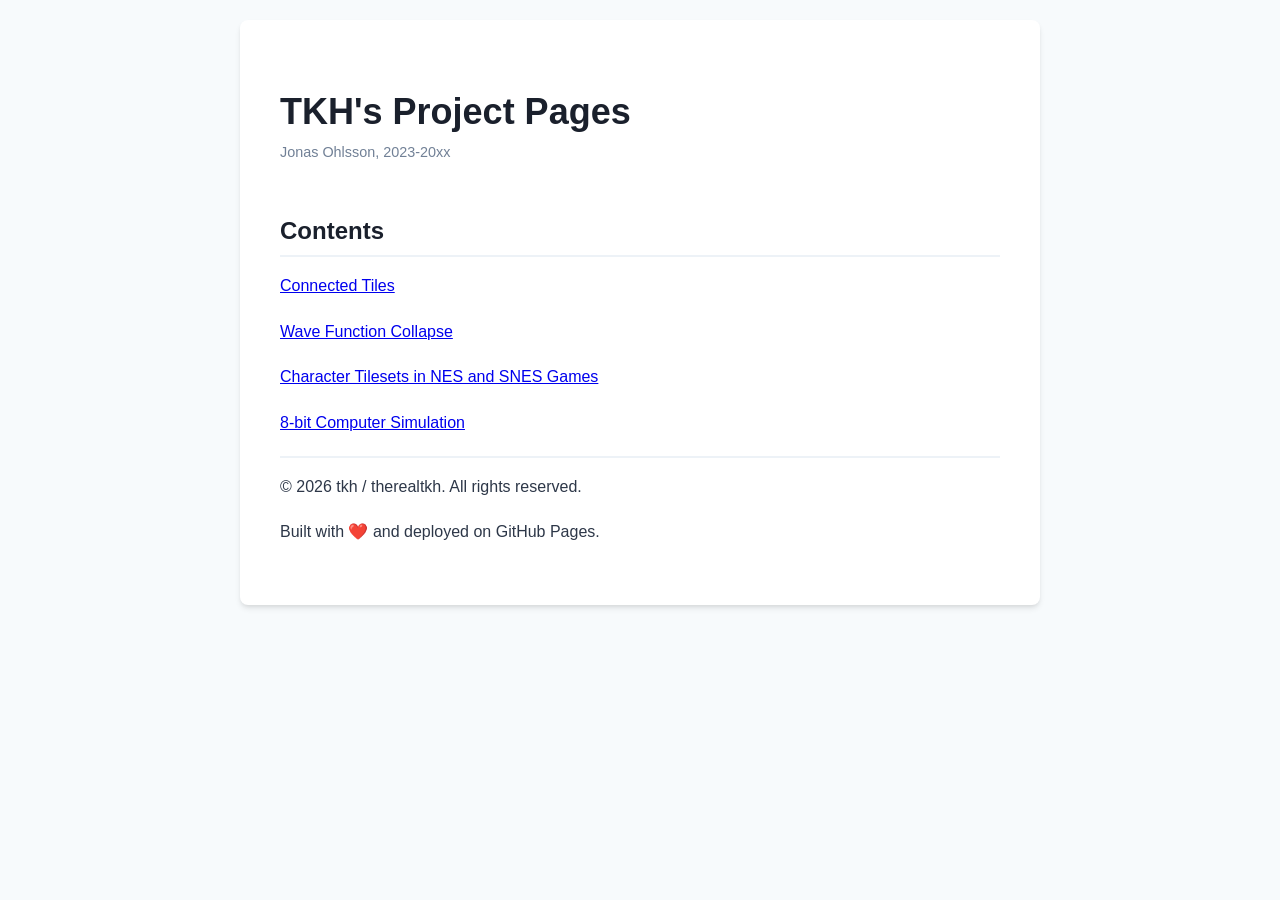
<file: index.html>
<!DOCTYPE html>
<html lang="en">

<head>
	<meta charset="UTF-8">
	<meta name="viewport" content="width=device-width, initial-scale=1.0">
	<title>tkh's GitHub Page</title>
	<link rel="stylesheet" href="styles.css">
</head>

<body>
<main>
<article>

<header>
	<h1>TKH's Project Pages</h1>
	<div class="metadata">
		<span>Jonas Ohlsson, 2023-20xx</span>
	</div>
</header>

<section class="content">
	<h2>Contents</h2>

	<div>
		<p><a href="connectedtiles/">Connected Tiles</a></p>
		<p><a href="wfc/">Wave Function Collapse</a></p>
		<p><a href="tilesets/">Character Tilesets in NES and SNES Games</a></p>
		<p><a href="8bitcomputer/">8-bit Computer Simulation</a></p>
	</div>

	<div style="border-top: 2px solid #edf2f7">
		<!-- Footer Section -->
		<footer class="mt-8 text-center text-gray-600 text-sm">
			<p>&copy; <span id="current-year"></span> tkh / therealtkh. All rights reserved.</p>
			<p class="mt-2">Built with ❤️ and deployed on GitHub Pages.</p>
		</footer>
	</div>

</section>

</article>
</main>    

    <script>
        // Dynamically update the current year in the footer
        document.getElementById('current-year').textContent = new Date().getFullYear();

        // Optional: Add some interactive JavaScript here if needed
        // For example, a simple scroll-to-top button or dynamic content loading
    </script>

</body>

</html>
</file>
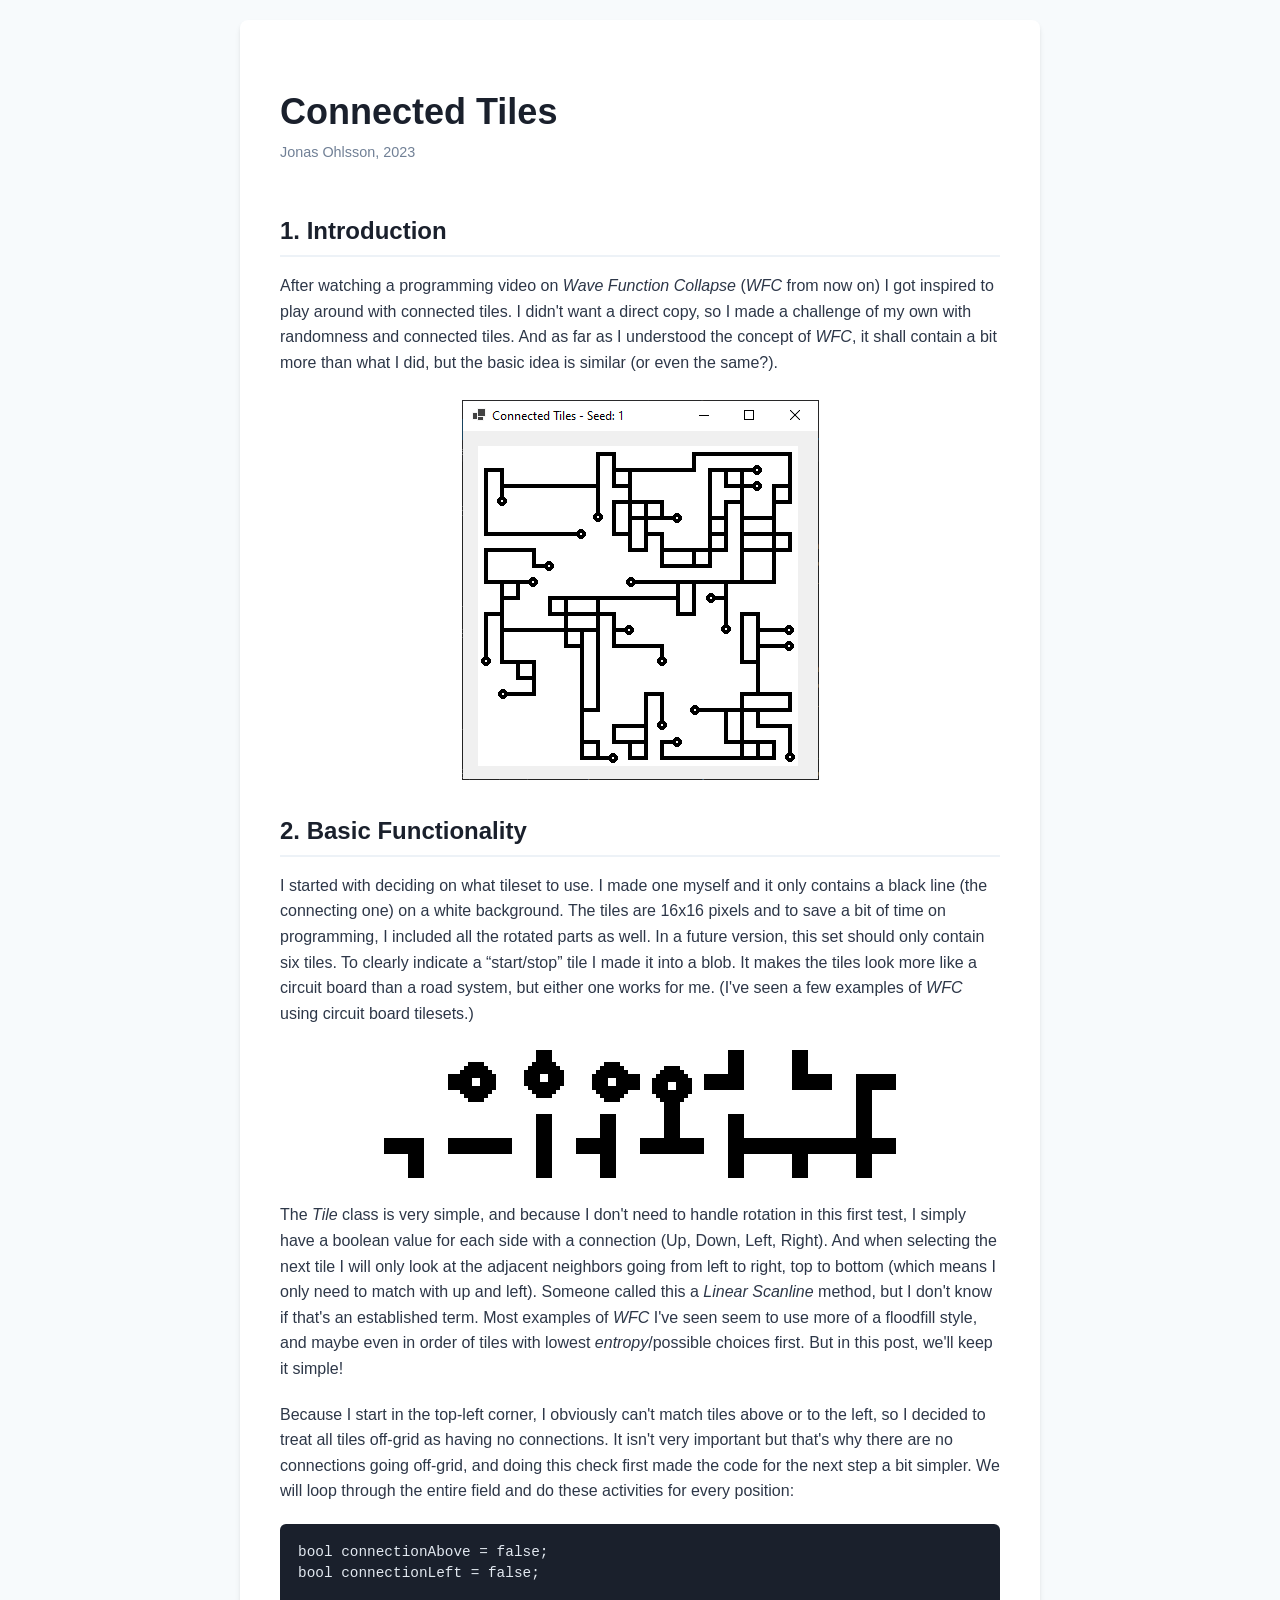
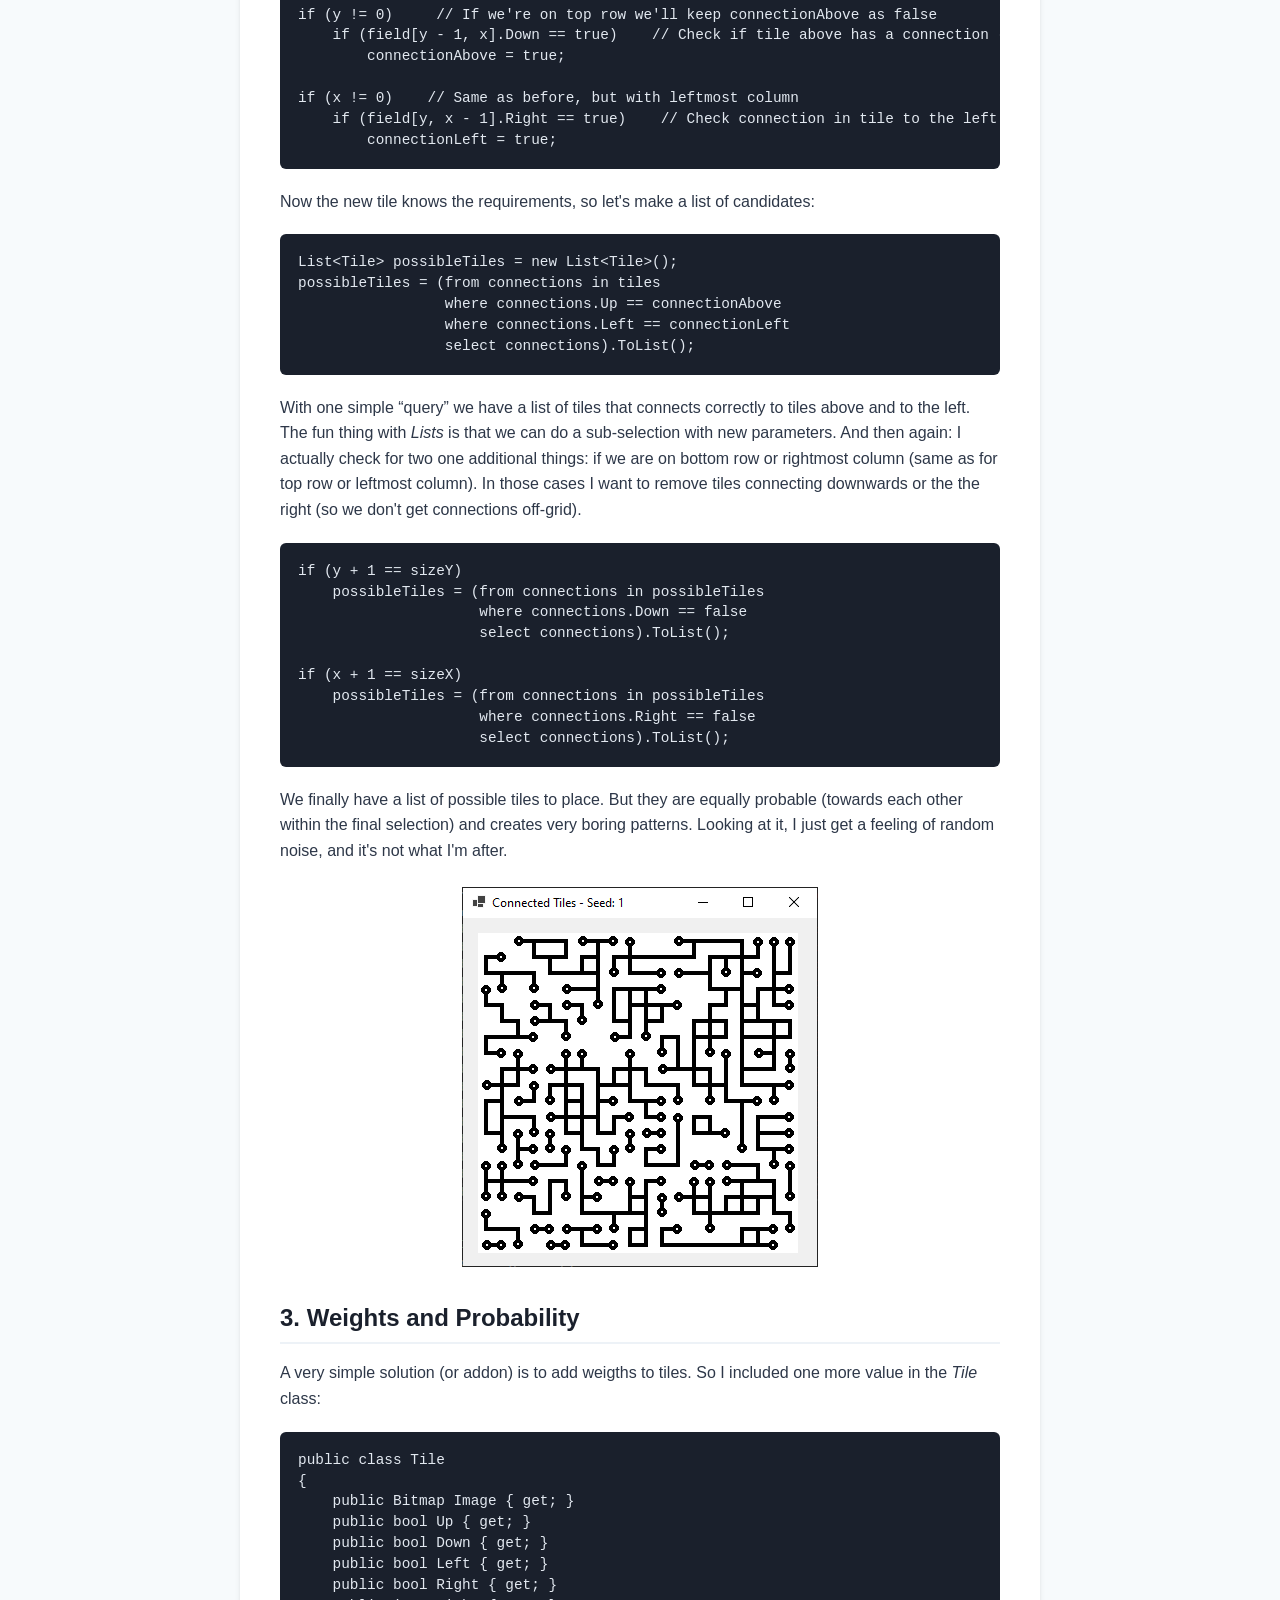
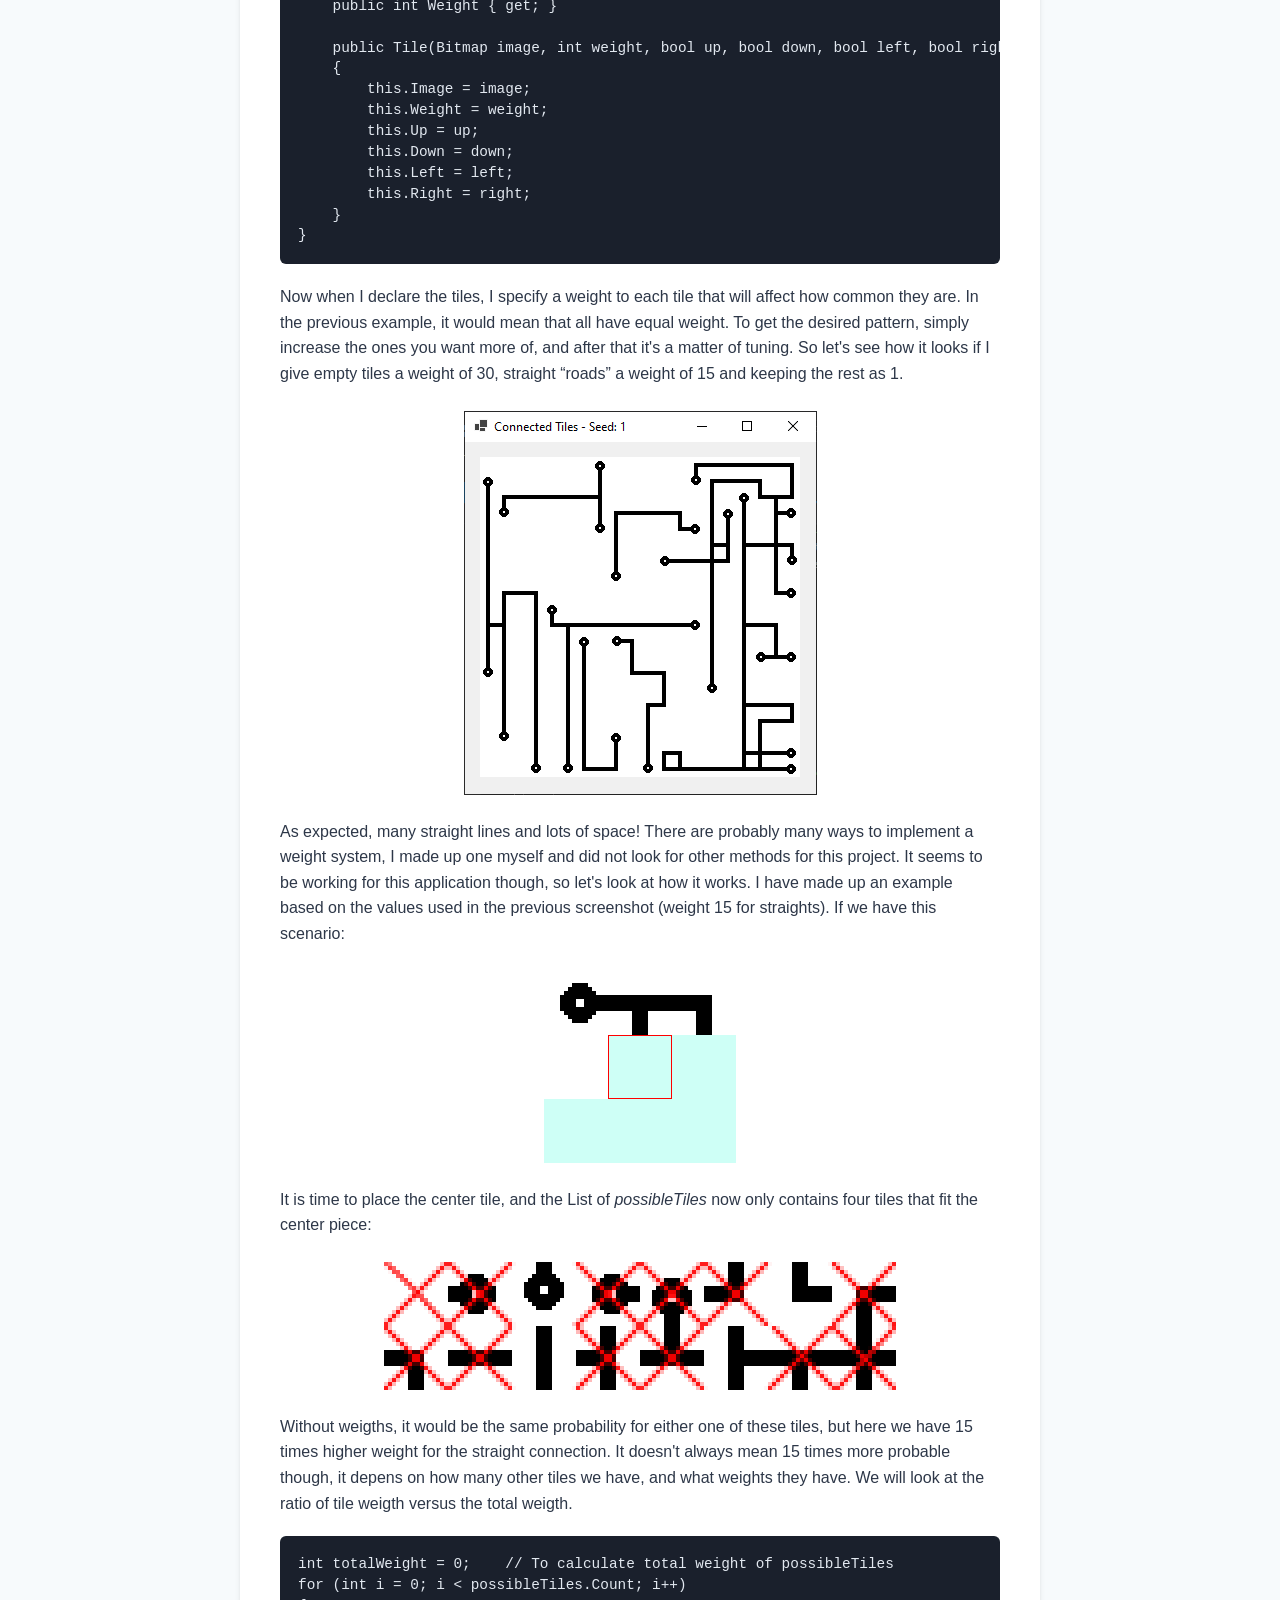
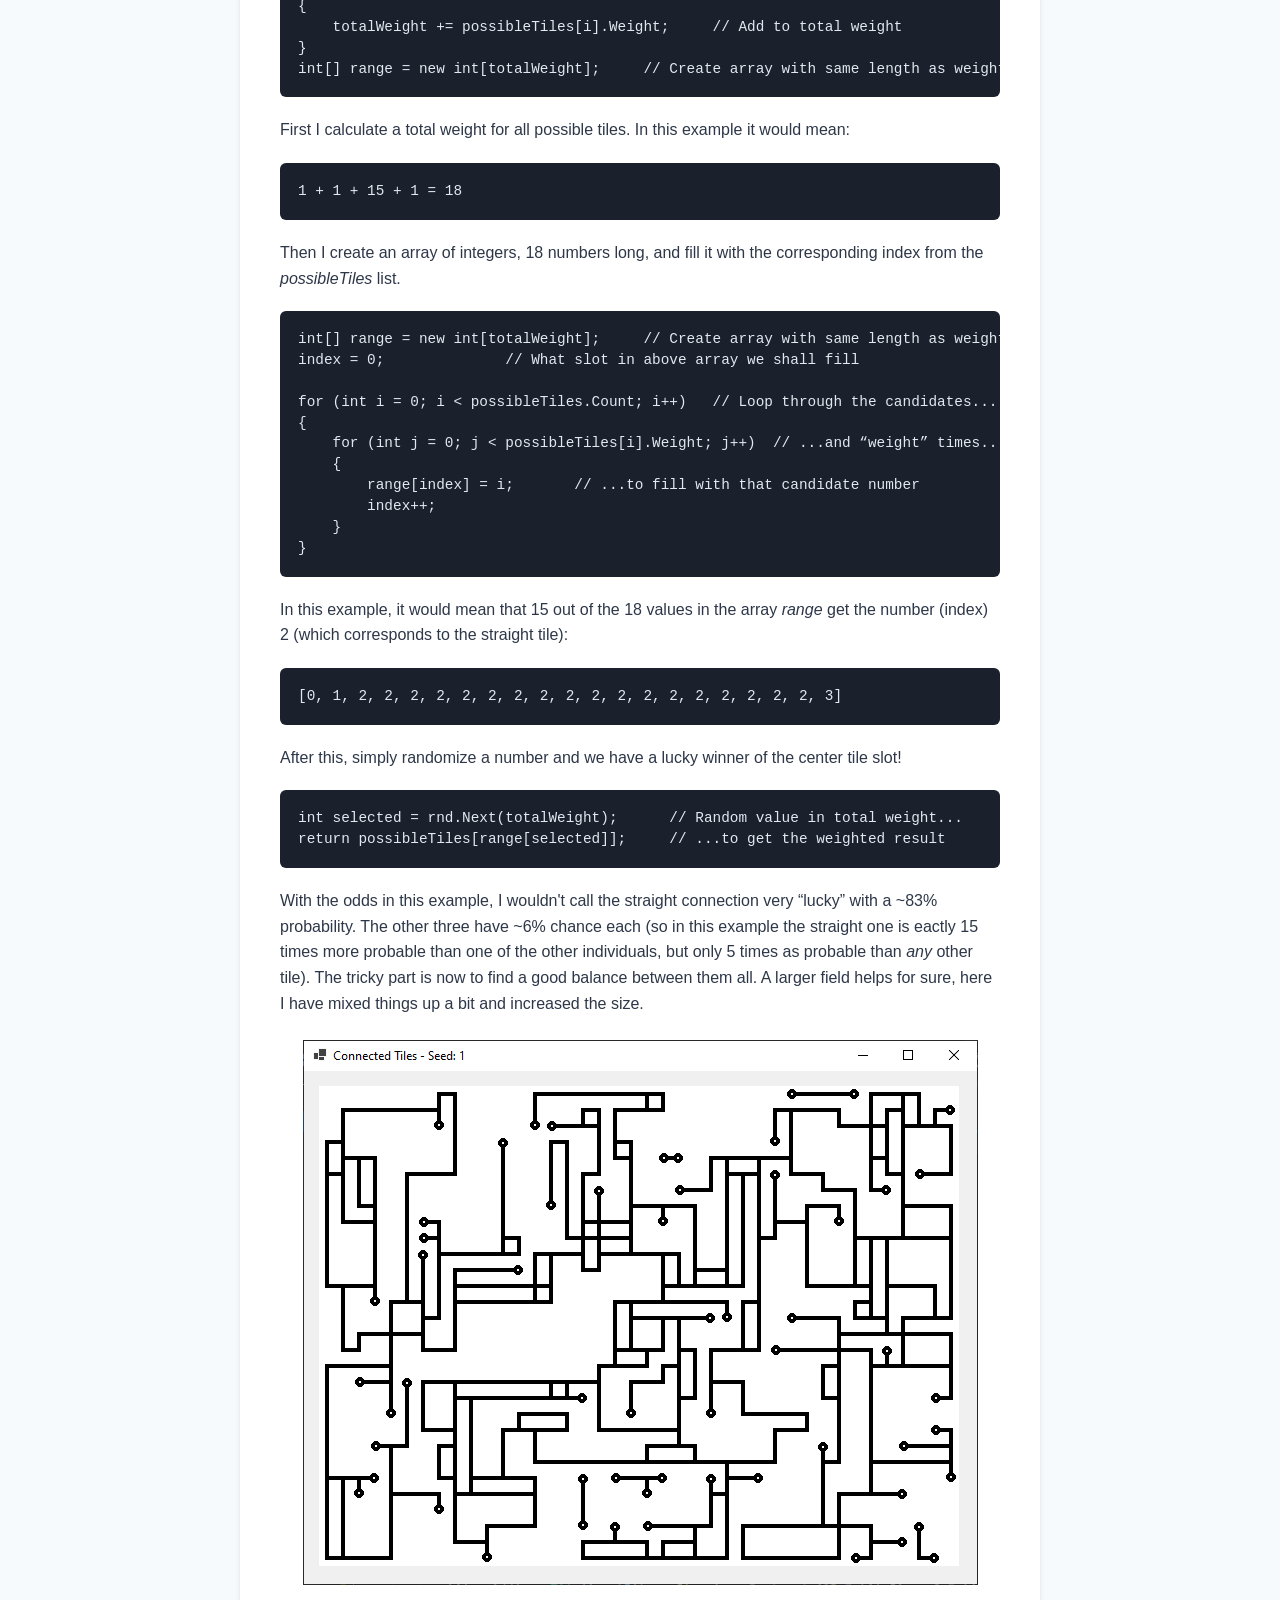
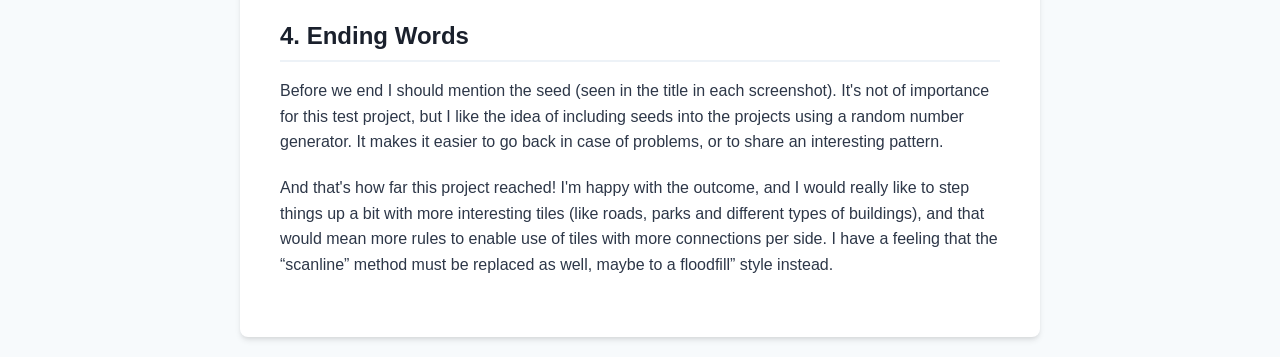
<file: connectedtiles/index.html>
<!DOCTYPE html>
<html lang="en">

<head>
	<meta charset="UTF-8">
	<meta name="viewport" content="width=device-width, initial-scale=1.0">
	<title>Connected Tiles</title>
	<link rel="stylesheet" href="../styles.css">
</head>

<body>
<main>
<article>

<header>
	<h1>Connected Tiles</h1>
	<div class="metadata">
		<span>Jonas Ohlsson, 2023</span>
	</div>
</header>
	
<section class="content">

	<h2>1. Introduction</h2>

	<p>After watching a programming video on <i>Wave Function Collapse</i> (<i>WFC</i> from now on) I got inspired to play around with connected tiles. I didn't want a direct copy, so I made a challenge of my own with randomness and connected tiles. And as far as I understood the concept of <i>WFC</i>, it shall contain a bit more than what I did, but the basic idea is similar (or even the same?).</p>

	<div class="img-container">
		<img src="CT_01-final.png" alt="End result">
	</div>

	<h2>2. Basic Functionality</h2>

	<p>I started with deciding on what tileset to use. I made one myself and it only contains a black line (the connecting one) on a white background. The tiles are 16x16 pixels and to save a bit of time on programming, I included all the rotated parts as well. In a future version, this set should only contain six tiles. To clearly indicate a “start/stop” tile I made it into a blob. It makes the tiles look more like a circuit board than a road system, but either one works for me. (I've seen a few examples of <i>WFC</i> using circuit board tilesets.)</p>

	<div class="img-container">
		<img src="CT_02-tiles.png" alt="Tiles">
	</div>

	<p>The <i>Tile</i> class is very simple, and because I don't need to handle rotation in this first test, I simply have a boolean value for each side with a connection (Up, Down, Left, Right). And when selecting the next tile I will only look at the adjacent neighbors going from left to right, top to bottom (which means I only need to match with up and left). Someone called this a <i>Linear Scanline</i> method, but I don't know if that's an established term. Most examples of <i>WFC</i> I've seen seem to use more of a floodfill style, and maybe even in order of tiles with lowest <i>entropy</i>/possible choices first. But in this post, we'll keep it simple!</p>

	<p>Because I start in the top-left corner, I obviously can't match tiles above or to the left, so I decided to treat all tiles off-grid as having no connections. It isn't very important but that's why there are no connections going off-grid, and doing this check first made the code for the next step a bit simpler. We will loop through the entire field and do these activities for every position:</p>

<pre><code>bool connectionAbove = false;
bool connectionLeft = false;

if (y != 0)     // If we're on top row we'll keep connectionAbove as false
    if (field[y - 1, x].Down == true)    // Check if tile above has a connection (downwards)
        connectionAbove = true;

if (x != 0)    // Same as before, but with leftmost column
    if (field[y, x - 1].Right == true)    // Check connection in tile to the left
        connectionLeft = true;</code></pre>

	<p>Now the new tile knows the requirements, so let's make a list of candidates:</p>

<pre><code>List&lt;Tile&gt; possibleTiles = new List&lt;Tile&gt;();
possibleTiles = (from connections in tiles
                 where connections.Up == connectionAbove    
                 where connections.Left == connectionLeft
                 select connections).ToList();</code></pre>

	<p>With one simple “query” we have a list of tiles that connects correctly to tiles above and to the left. The fun thing with <i>Lists</i> is that we can do a sub-selection with new parameters. And then again: I actually check for two one additional things: if we are on bottom row or rightmost column (same as for top row or leftmost column). In those cases I want to remove tiles connecting downwards or the the right (so we don't get connections off-grid).</p>

<pre><code>if (y + 1 == sizeY)
    possibleTiles = (from connections in possibleTiles
                     where connections.Down == false
                     select connections).ToList();

if (x + 1 == sizeX)
    possibleTiles = (from connections in possibleTiles
                     where connections.Right == false
                     select connections).ToList();</code></pre>

	<p>We finally have a list of possible tiles to place. But they are equally probable (towards each other within the final selection) and creates very boring patterns. Looking at it, I just get a feeling of random noise, and it's not what I'm after.</p>

	<div class="img-container">
		<img src="CT_03-equal.png" alt="Result with equal weight">
	</div>

	<h2>3. Weights and Probability</h2>

	<p>A very simple solution (or addon) is to add weigths to tiles. So I included one more value in the <i>Tile</i> class:</p>

<pre><code>public class Tile
{
    public Bitmap Image { get; }
    public bool Up { get; }
    public bool Down { get; }
    public bool Left { get; }
    public bool Right { get; }
    public int Weight { get; }

    public Tile(Bitmap image, int weight, bool up, bool down, bool left, bool right)
    {
        this.Image = image;
        this.Weight = weight;
        this.Up = up;
        this.Down = down;
        this.Left = left;
        this.Right = right;
    }
}</code></pre>

	<p>Now when I declare the tiles, I specify a weight to each tile that will affect how common they are. In the previous example, it would mean that all have equal weight. To get the desired pattern, simply increase the ones you want more of, and after that it's a matter of tuning. So let's see how it looks if I give empty tiles a weight of 30, straight “roads” a weight of 15 and keeping the rest as 1.</p>

	<div class="img-container">
		<img src="CT_04-30empty_15straights.png" alt="Result with empties and straights">
	</div>

	<p>As expected, many straight lines and lots of space! There are probably many ways to implement a weight system, I made up one myself and did not look for other methods for this project. It seems to be working for this application though, so let's look at how it works. I have made up an example based on the values used in the previous screenshot (weight 15 for straights). If we have this scenario:</p>

	<div class="img-container">
		<img src="CT_05-scenario-1-2.png" alt="Scenario 1">
	</div>

	<p>It is time to place the center tile, and the List of <i>possibleTiles</i> now only contains four tiles that fit the center piece:</p>

	<div class="img-container">
		<img src="CT_06_scenario-2-2.png" alt="Scenario 2">
	</div>

	<p>Without weigths, it would be the same probability for either one of these tiles, but here we have 15 times higher weight for the straight connection. It doesn't always mean 15 times more probable though, it depens on how many other tiles we have, and what weights they have. We will look at the ratio of tile weigth versus the total weigth.</p>

<pre><code>int totalWeight = 0;    // To calculate total weight of possibleTiles
for (int i = 0; i &lt; possibleTiles.Count; i++)
{
    totalWeight += possibleTiles[i].Weight;     // Add to total weight
}
int[] range = new int[totalWeight];     // Create array with same length as weight</code></pre>

	<p>First I calculate a total weight for all possible tiles. In this example it would mean:</p>
		
<pre><code>1 + 1 + 15 + 1 = 18</code></pre>

	<p>Then I create an array of integers, 18 numbers long, and fill it with the corresponding index from the <i>possibleTiles</i> list.</p>
		
<pre><code>int[] range = new int[totalWeight];     // Create array with same length as weightint 
index = 0;              // What slot in above array we shall fill

for (int i = 0; i &lt; possibleTiles.Count; i++)   // Loop through the candidates...
{
    for (int j = 0; j &lt; possibleTiles[i].Weight; j++)  // ...and “weight” times...
    {
        range[index] = i;       // ...to fill with that candidate number
        index++;                
    }
}</code></pre>

	<p>In this example, it would mean that 15 out of the 18 values in the array <i>range</i> get the number (index) 2 (which corresponds to the straight tile):</p>

<pre><code>[0, 1, 2, 2, 2, 2, 2, 2, 2, 2, 2, 2, 2, 2, 2, 2, 2, 2, 2, 2, 3]</code></pre>

	<p>After this, simply randomize a number and we have a lucky winner of the center tile slot!</p>

<pre><code>int selected = rnd.Next(totalWeight);      // Random value in total weight...
return possibleTiles[range[selected]];     // ...to get the weighted result</code></pre>

	<p>With the odds in this example, I wouldn't call the straight connection very “lucky” with a ~83% probability. The other three have ~6% chance each (so in this example the straight one is eactly 15 times more probable than one of the other individuals, but only 5 times as probable than <i>any</i> other tile). The tricky part is now to find a good balance between them all. A larger field helps for sure, here I have mixed things up a bit and increased the size.</p>

	<div class="img-container">
		<img src="CT_07-40-30.png" alt="Final result larger">
	</div>
		
	<h2>4. Ending Words</h2>

	<p>Before we end I should mention the seed (seen in the title in each screenshot). It's not of importance for this test project, but I like the idea of including seeds into the projects using a random number generator. It makes it easier to go back in case of problems, or to share an interesting pattern.</p>

	<p>And that's how far this project reached! I'm happy with the outcome, and I would really like to step things up a bit with more interesting tiles (like roads, parks and different types of buildings), and that would mean more rules to enable use of tiles with more connections per side. I have a feeling that the “scanline” method must be replaced as well, maybe to a floodfill” style instead.</p>

</section>

</article>
</main>
</body>

</html>
</file>
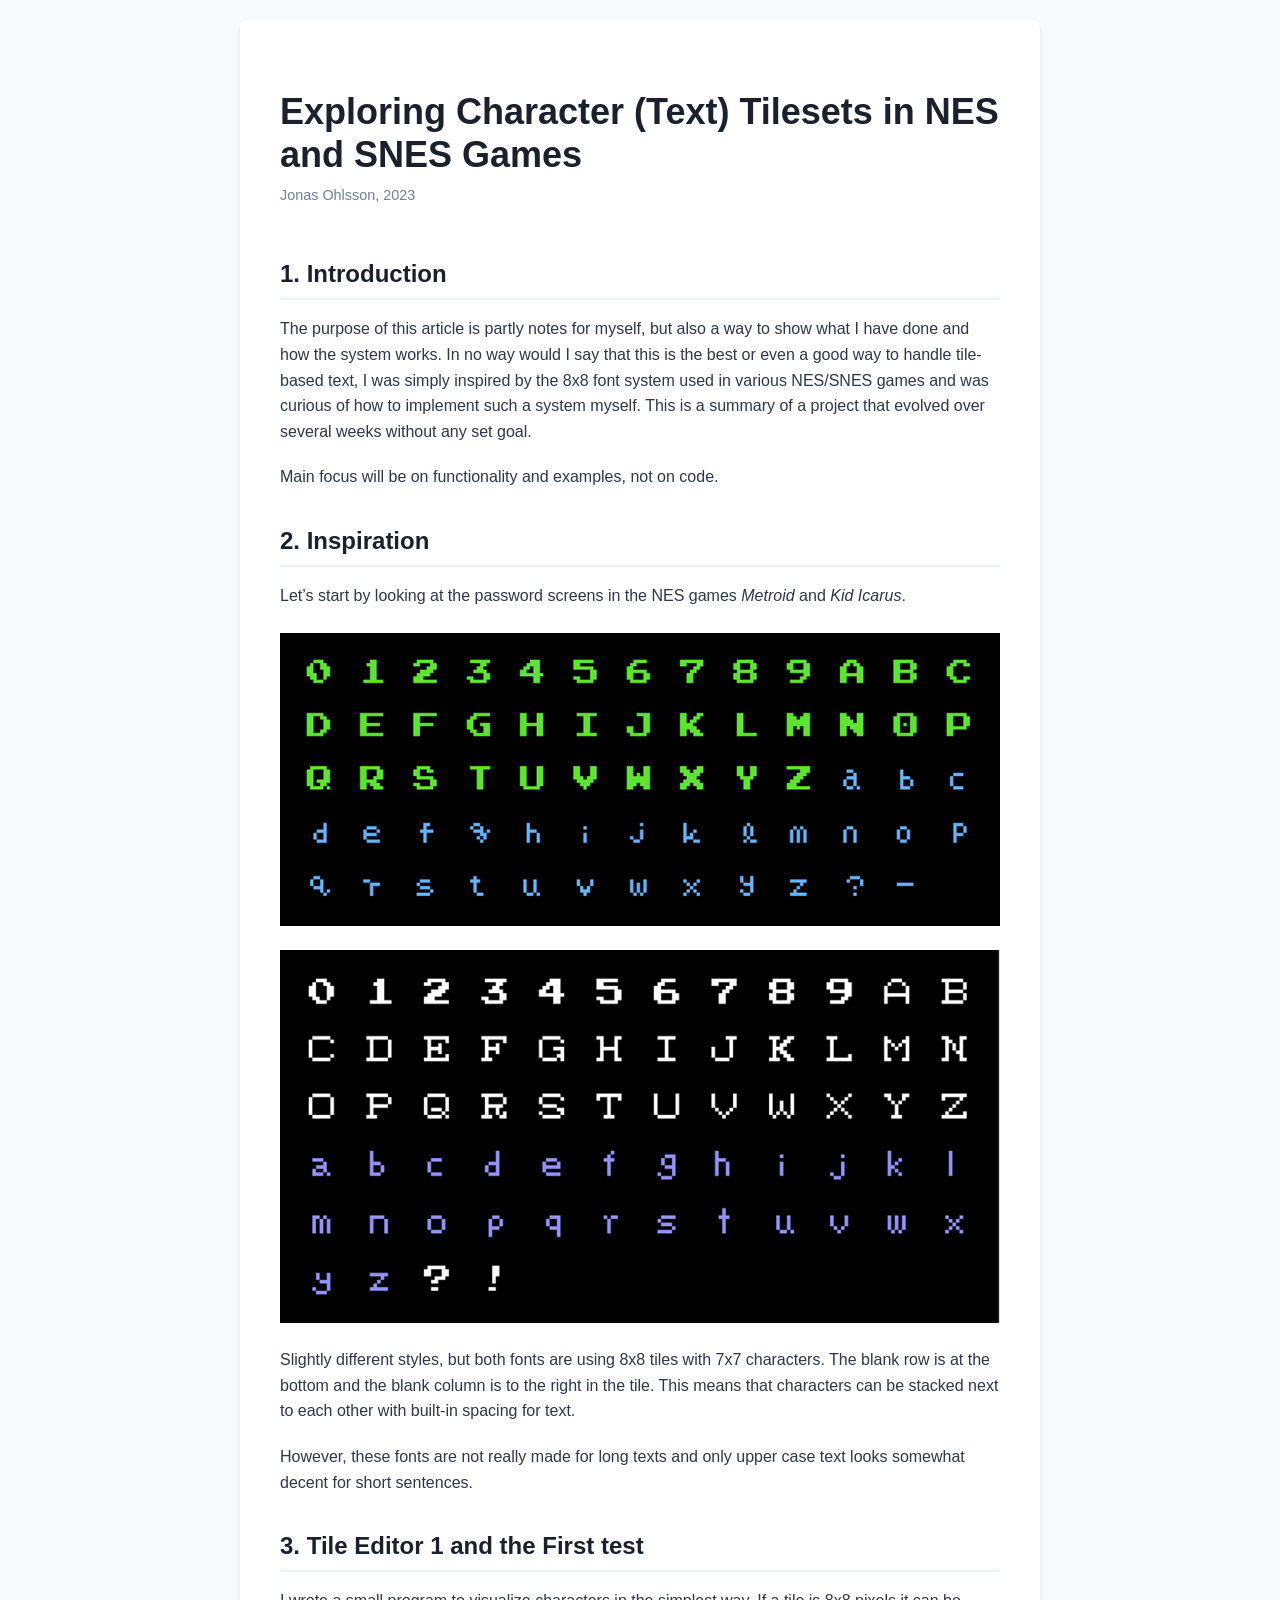
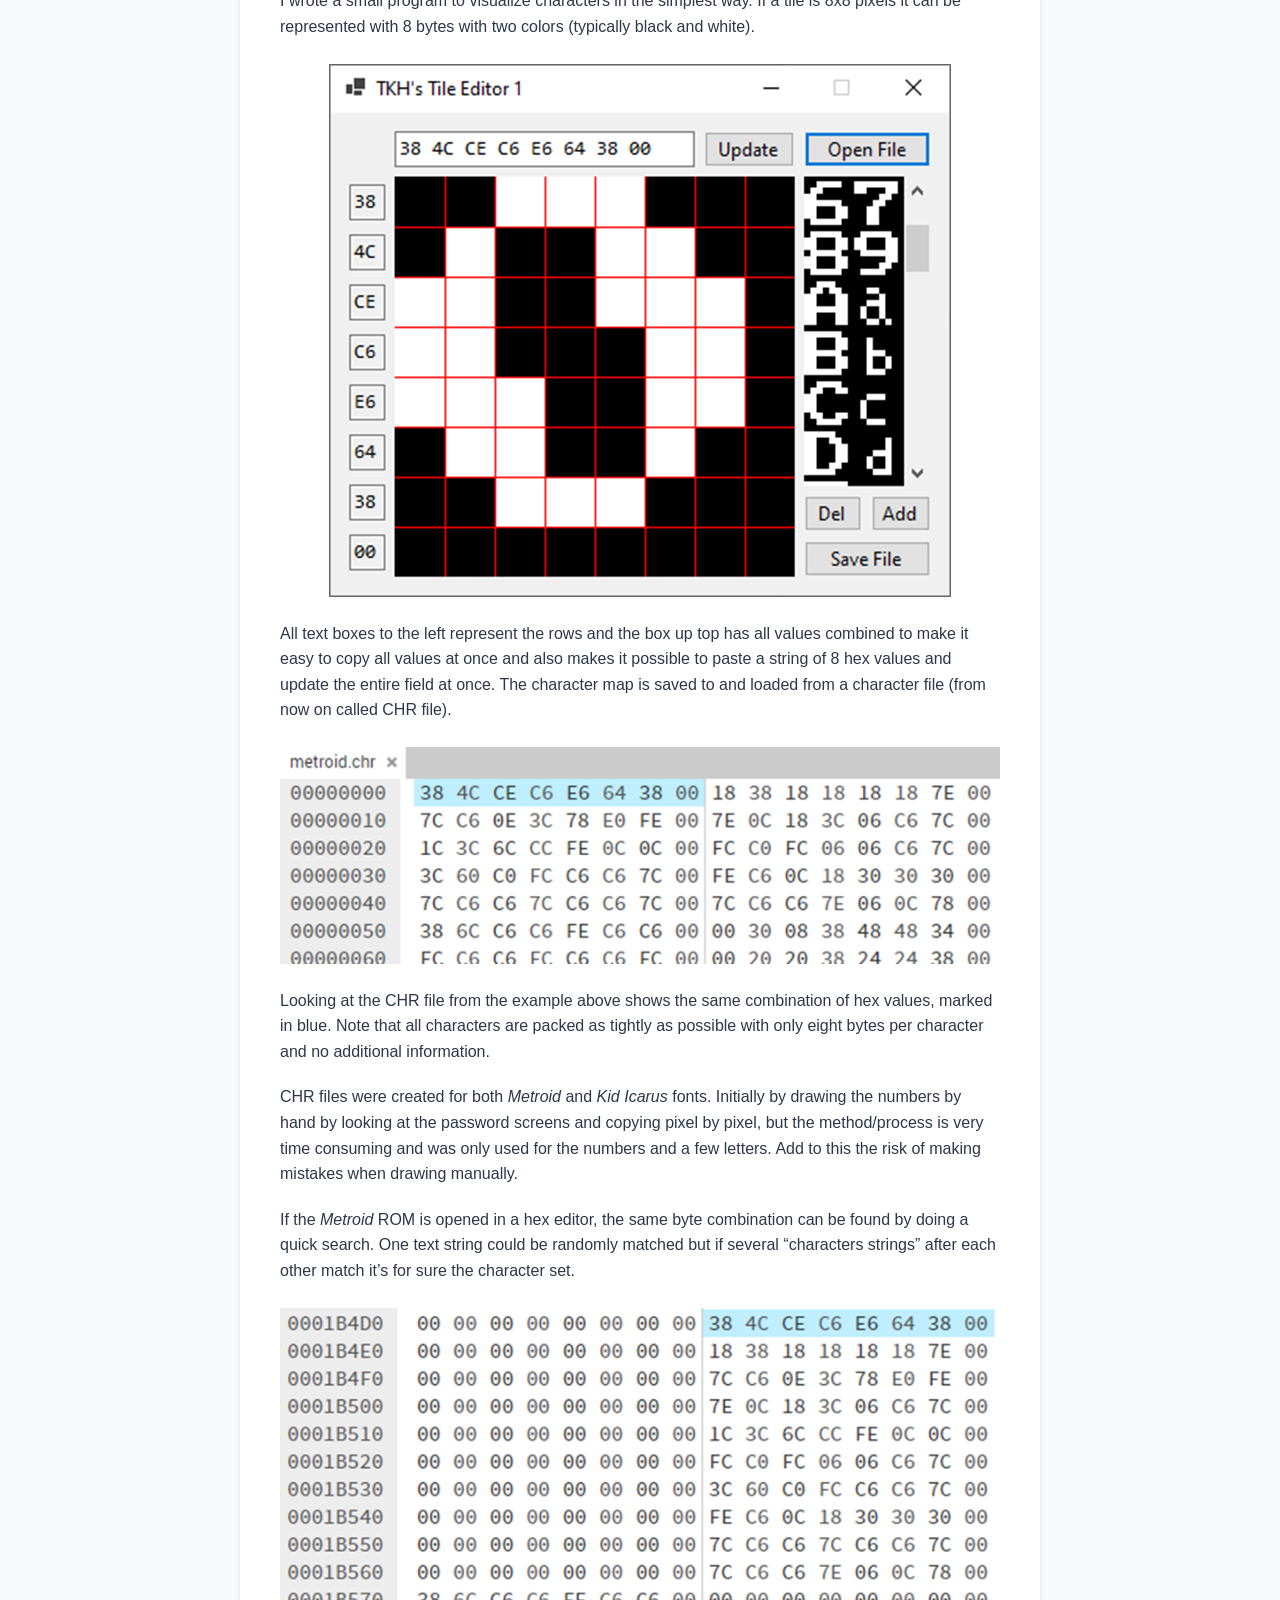
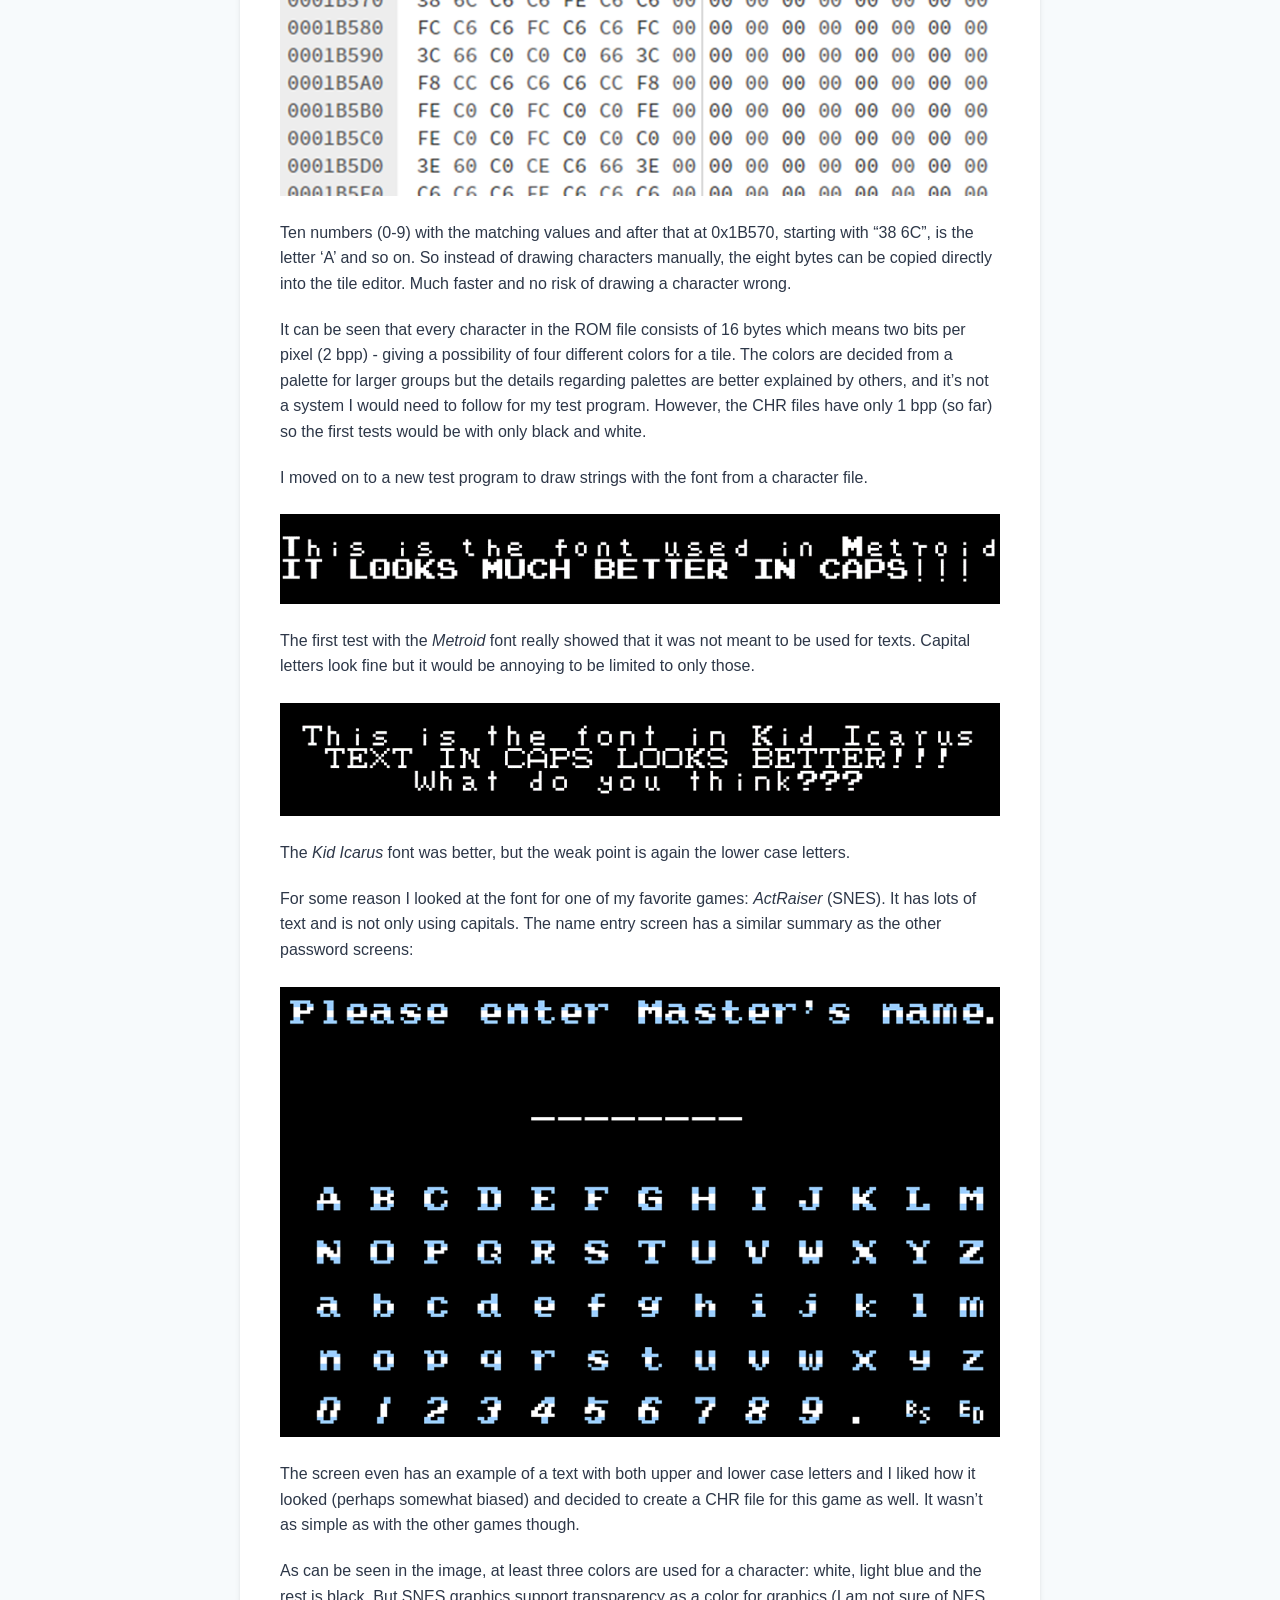
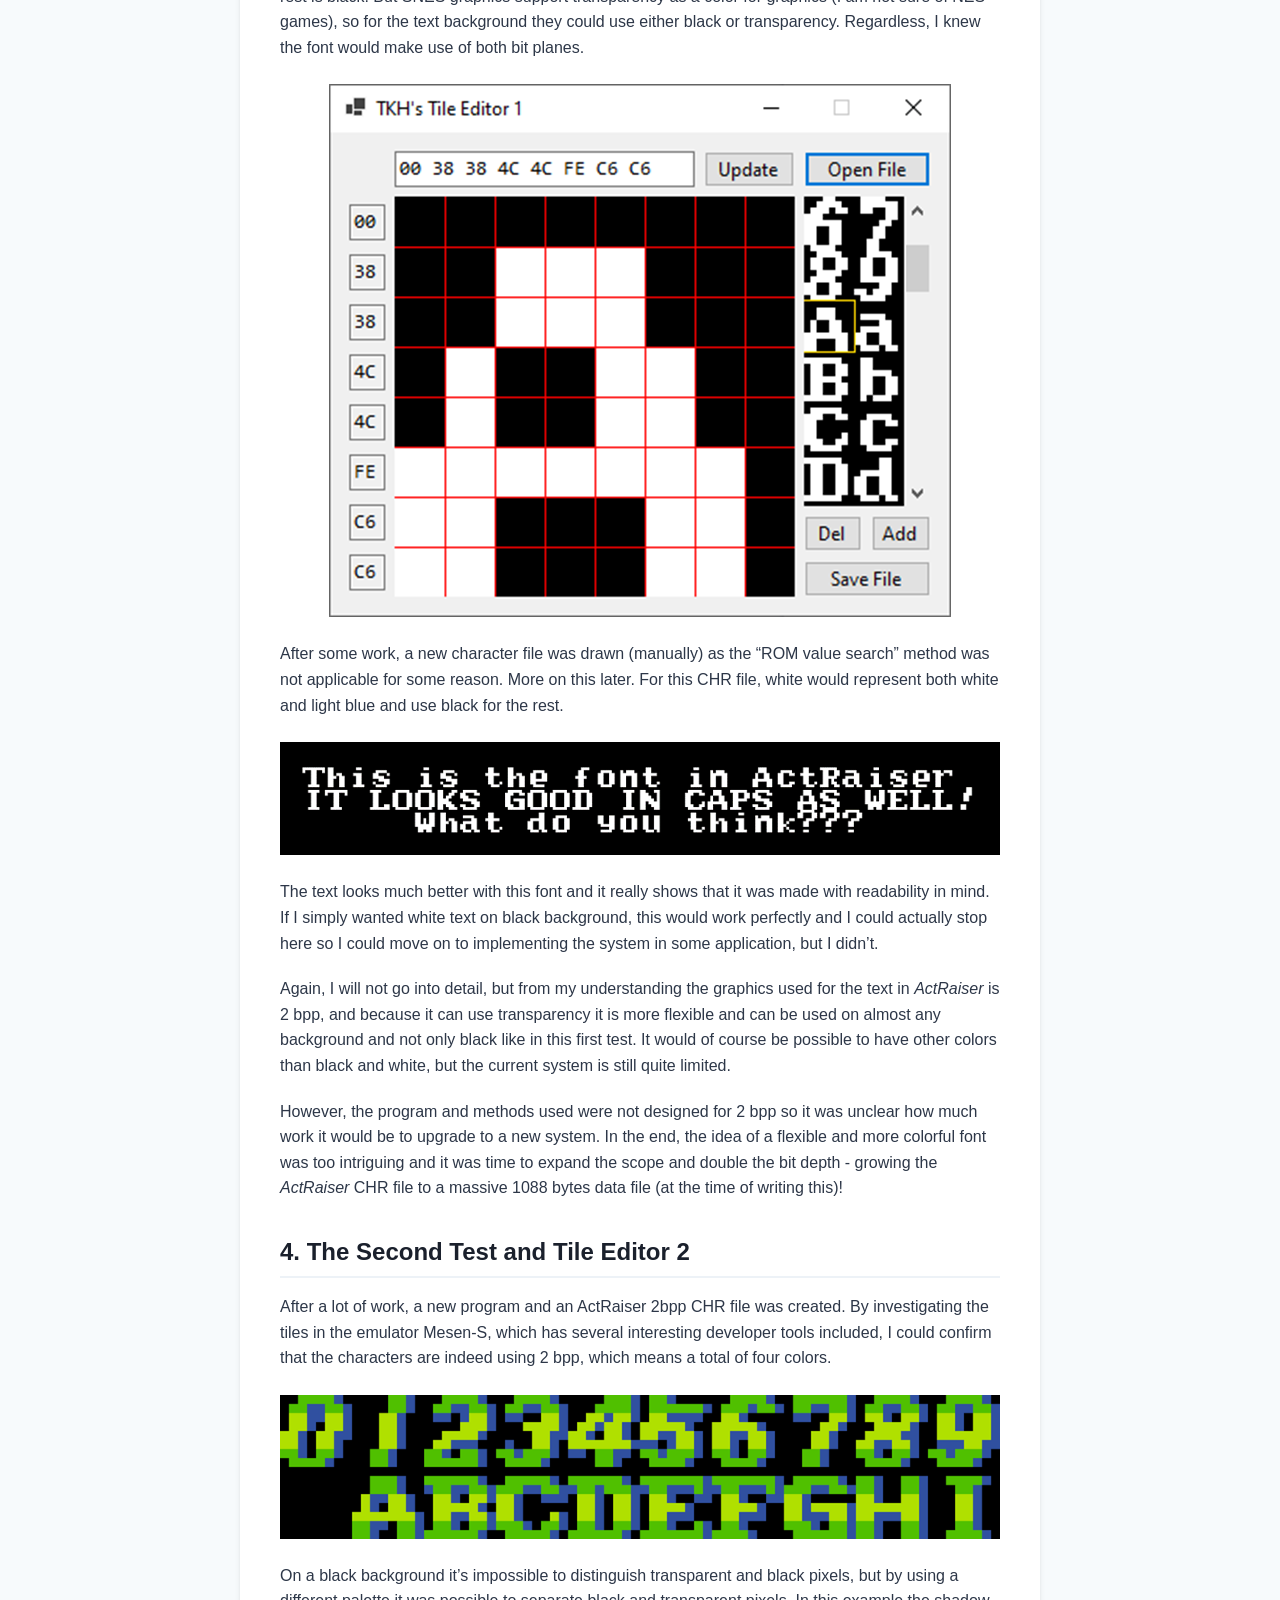
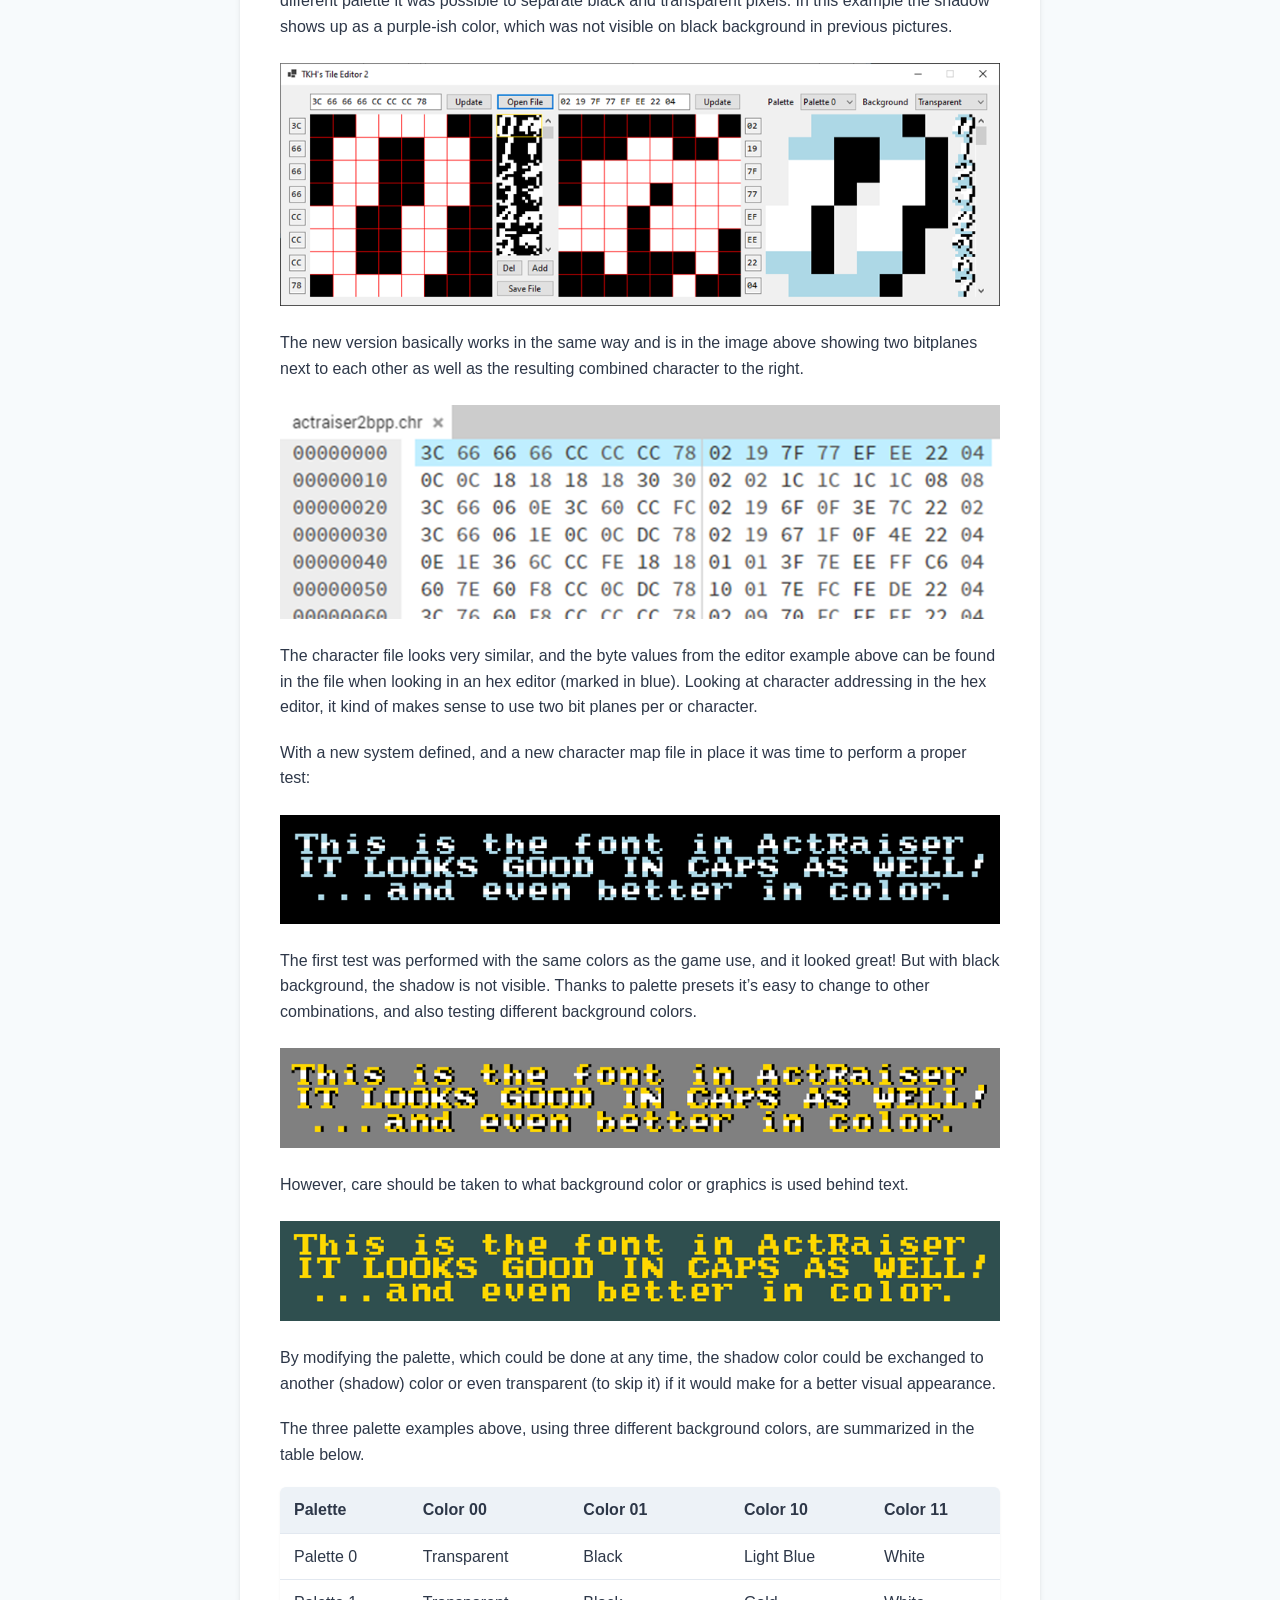
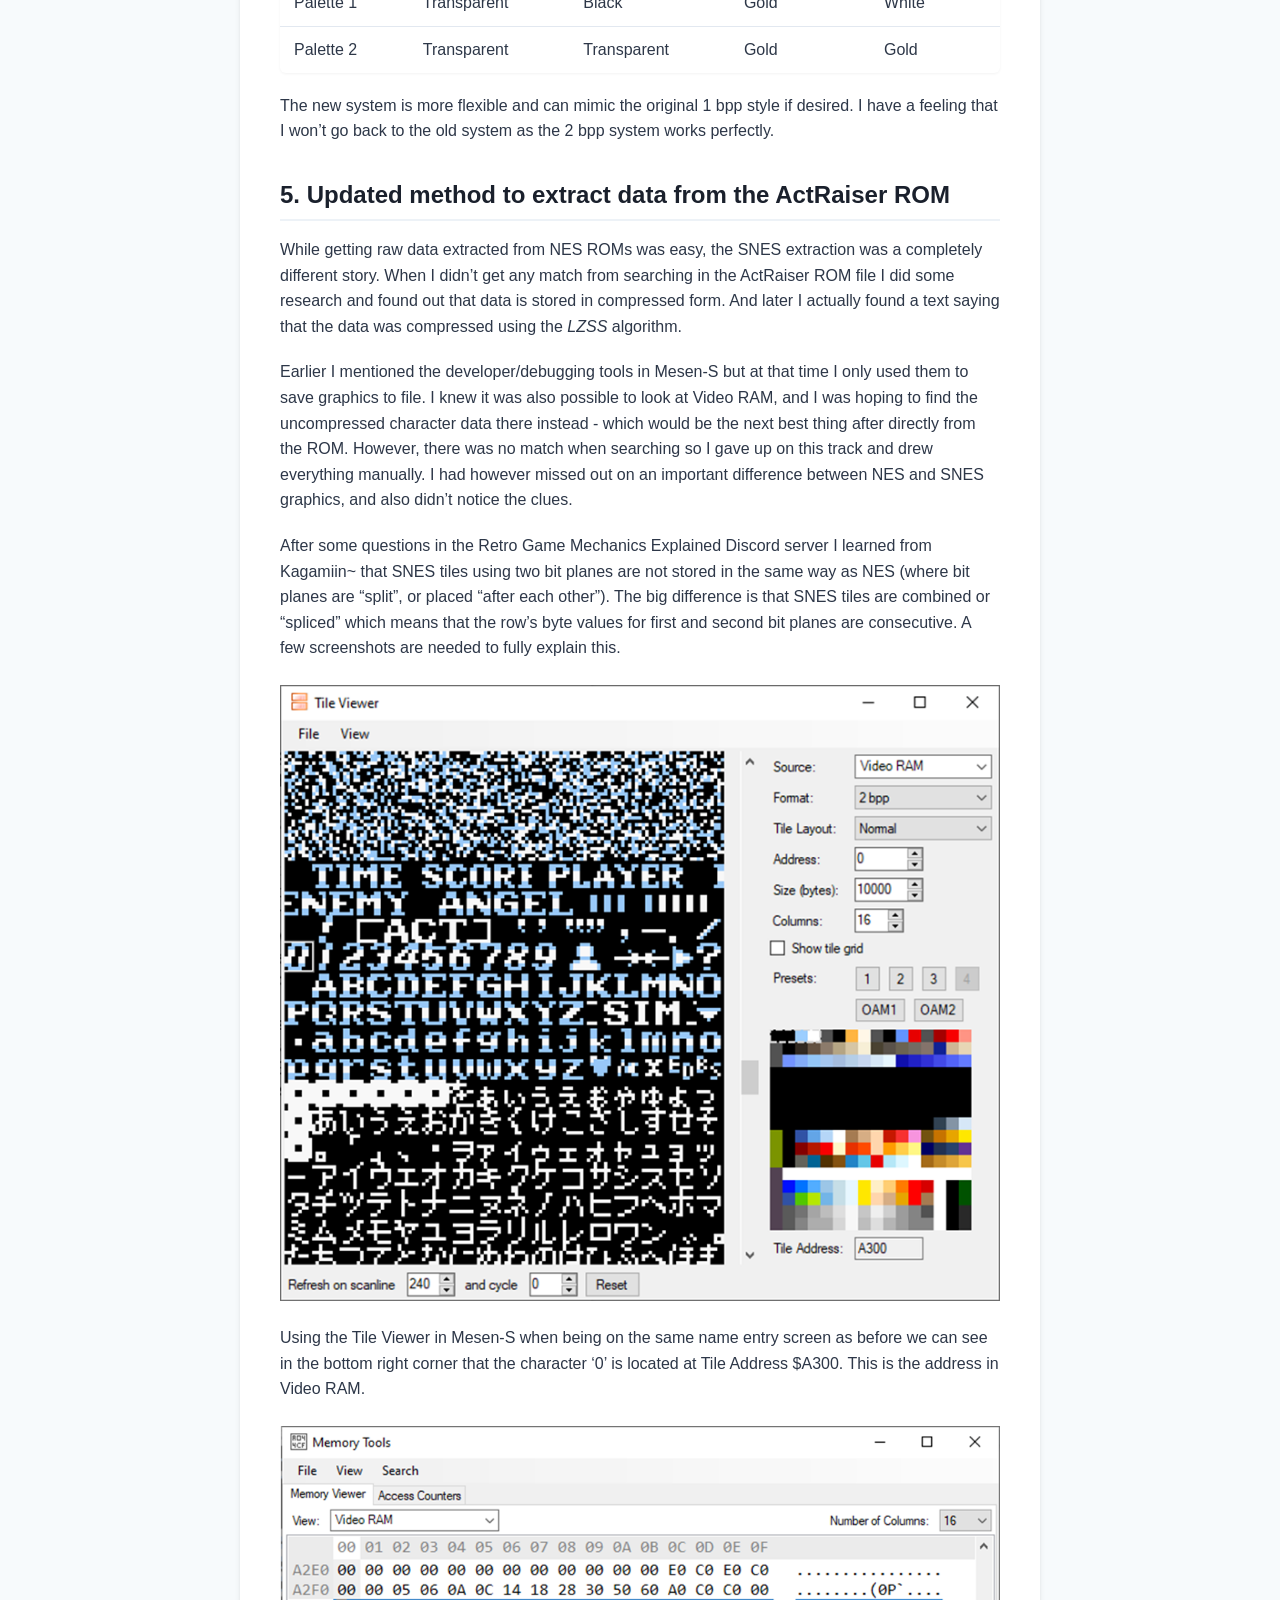
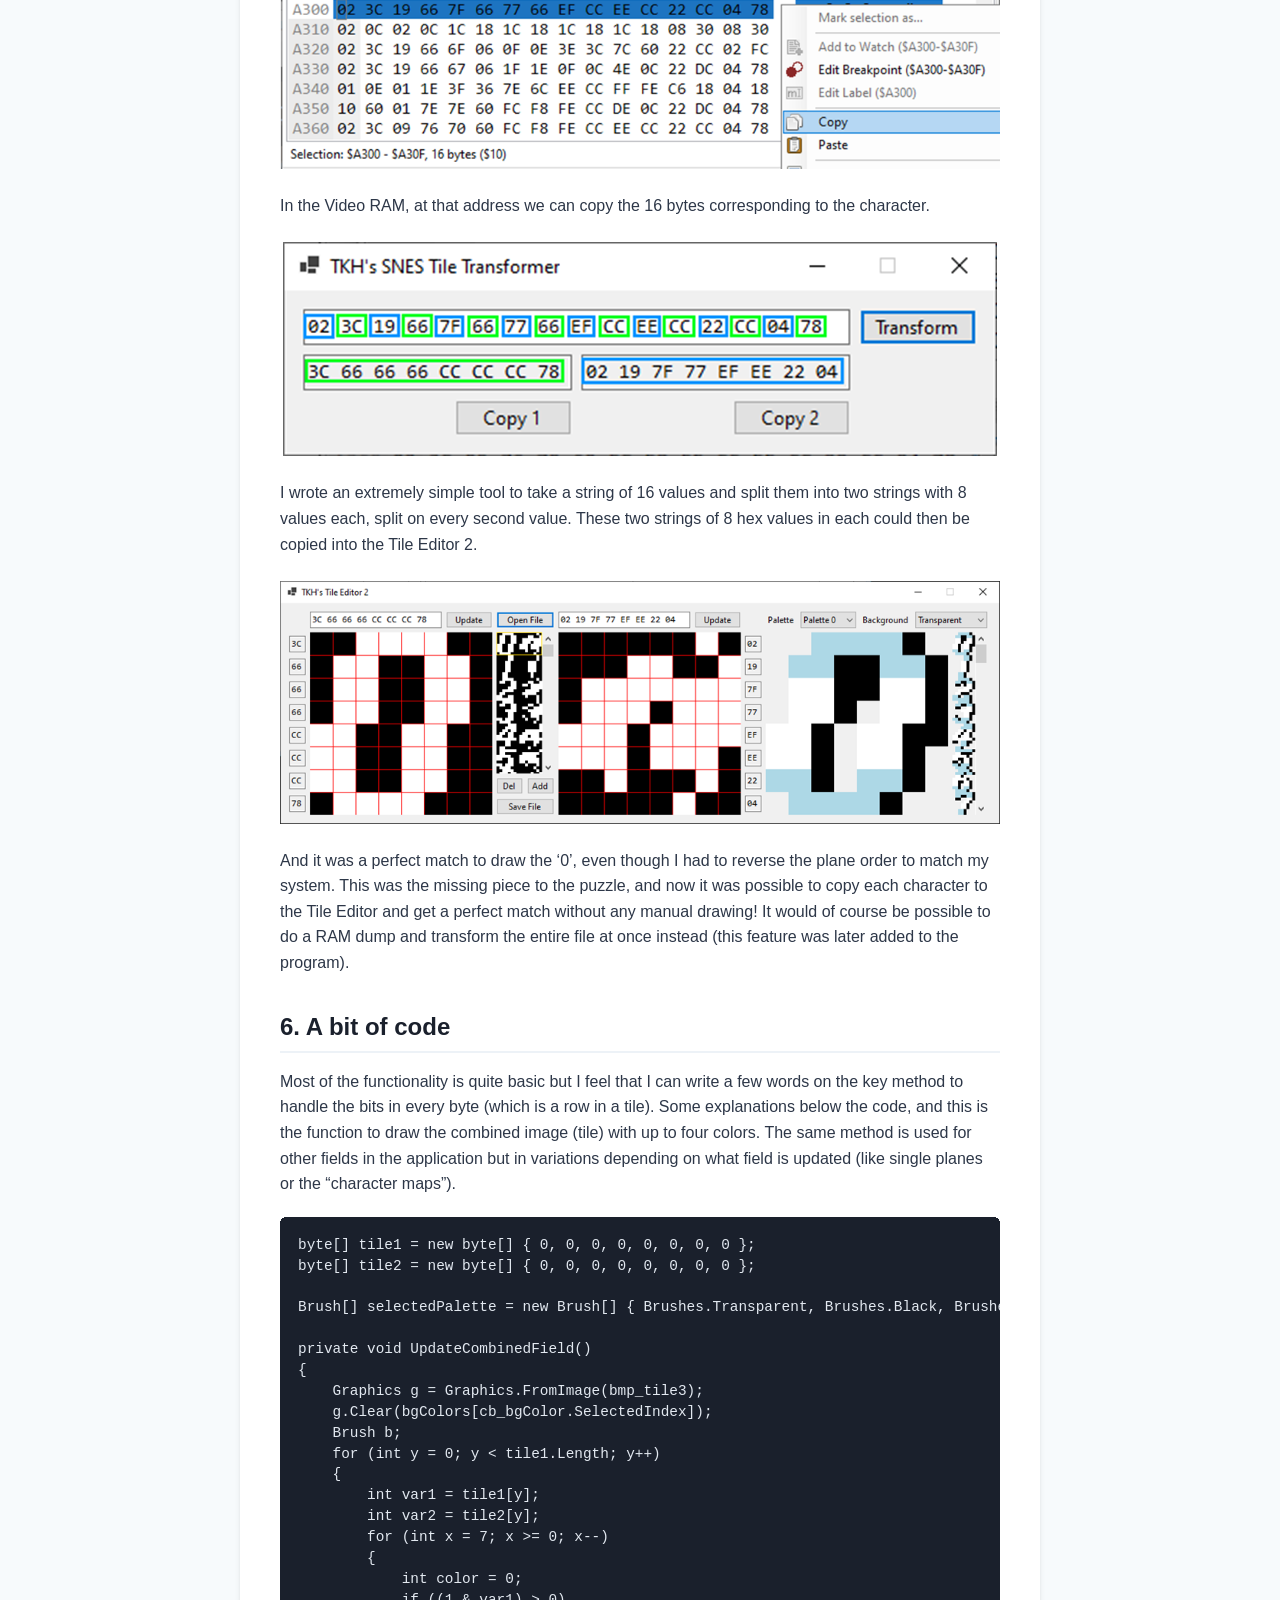
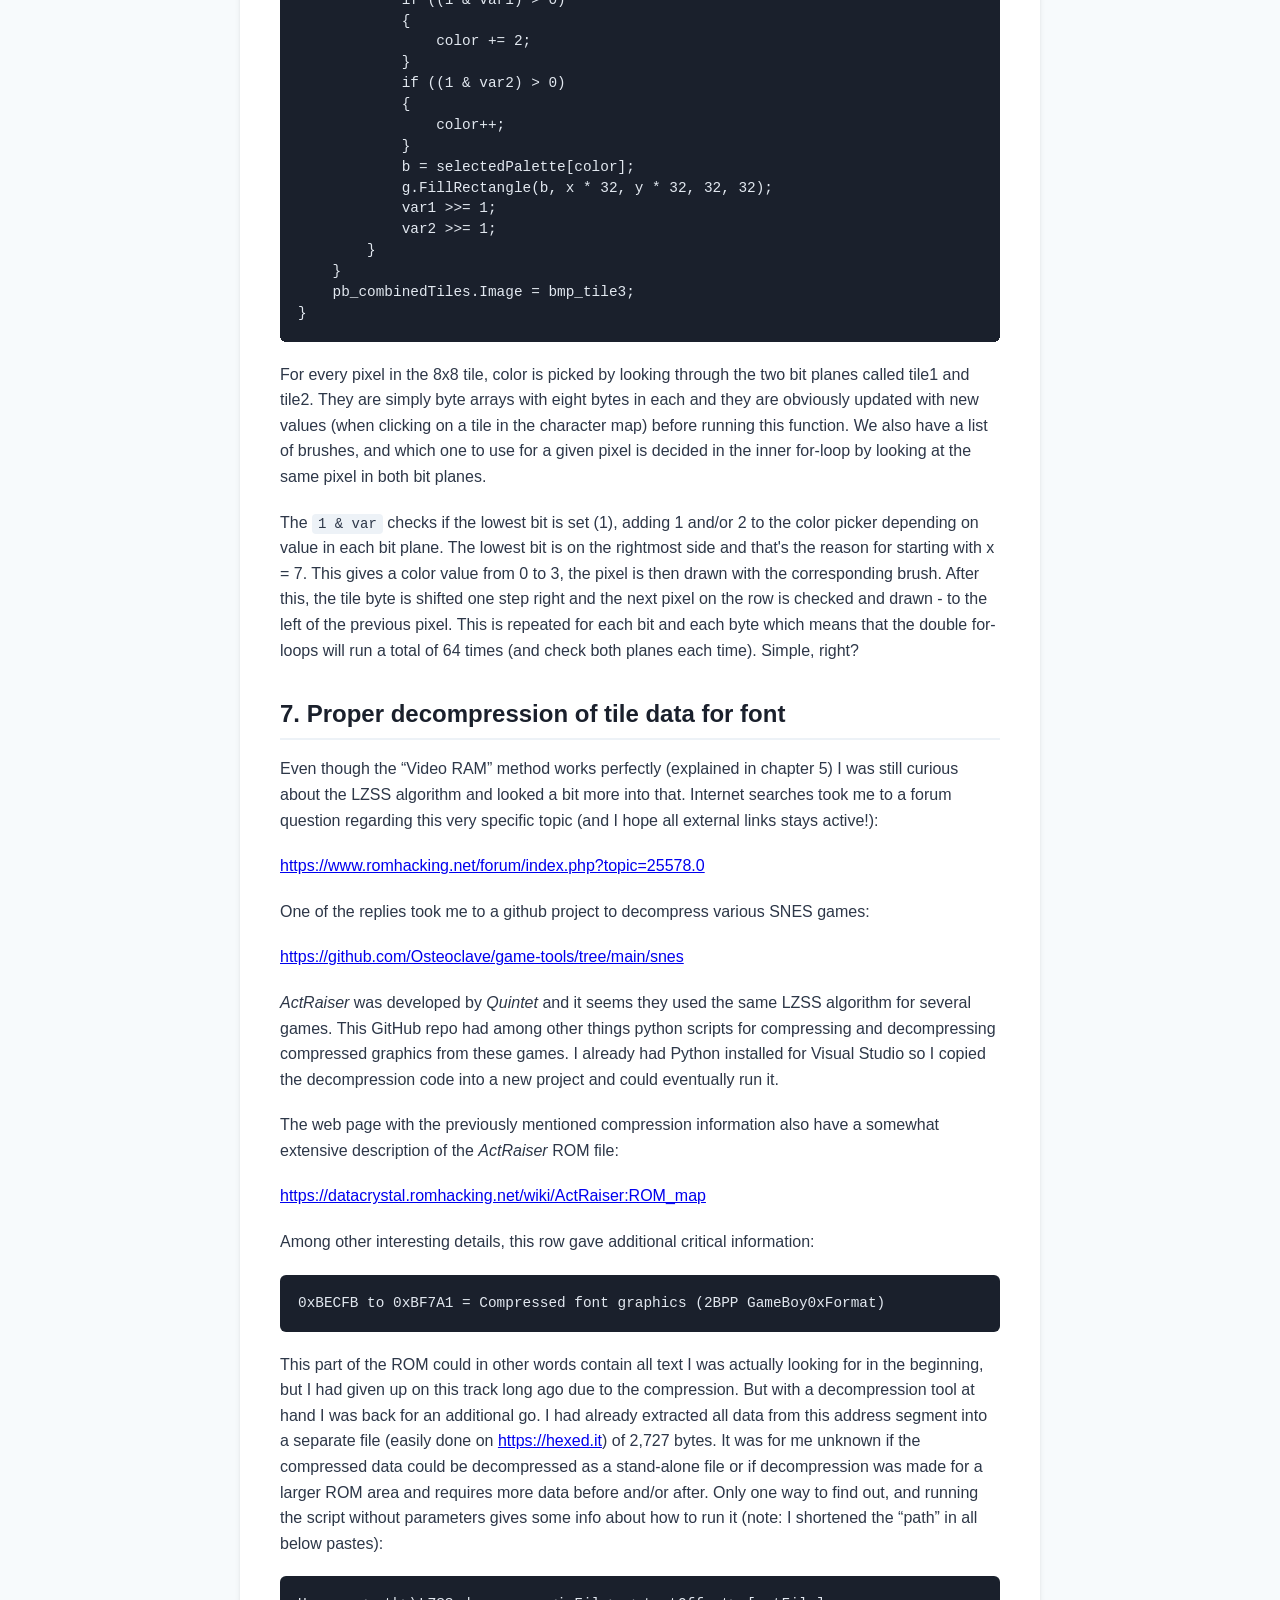
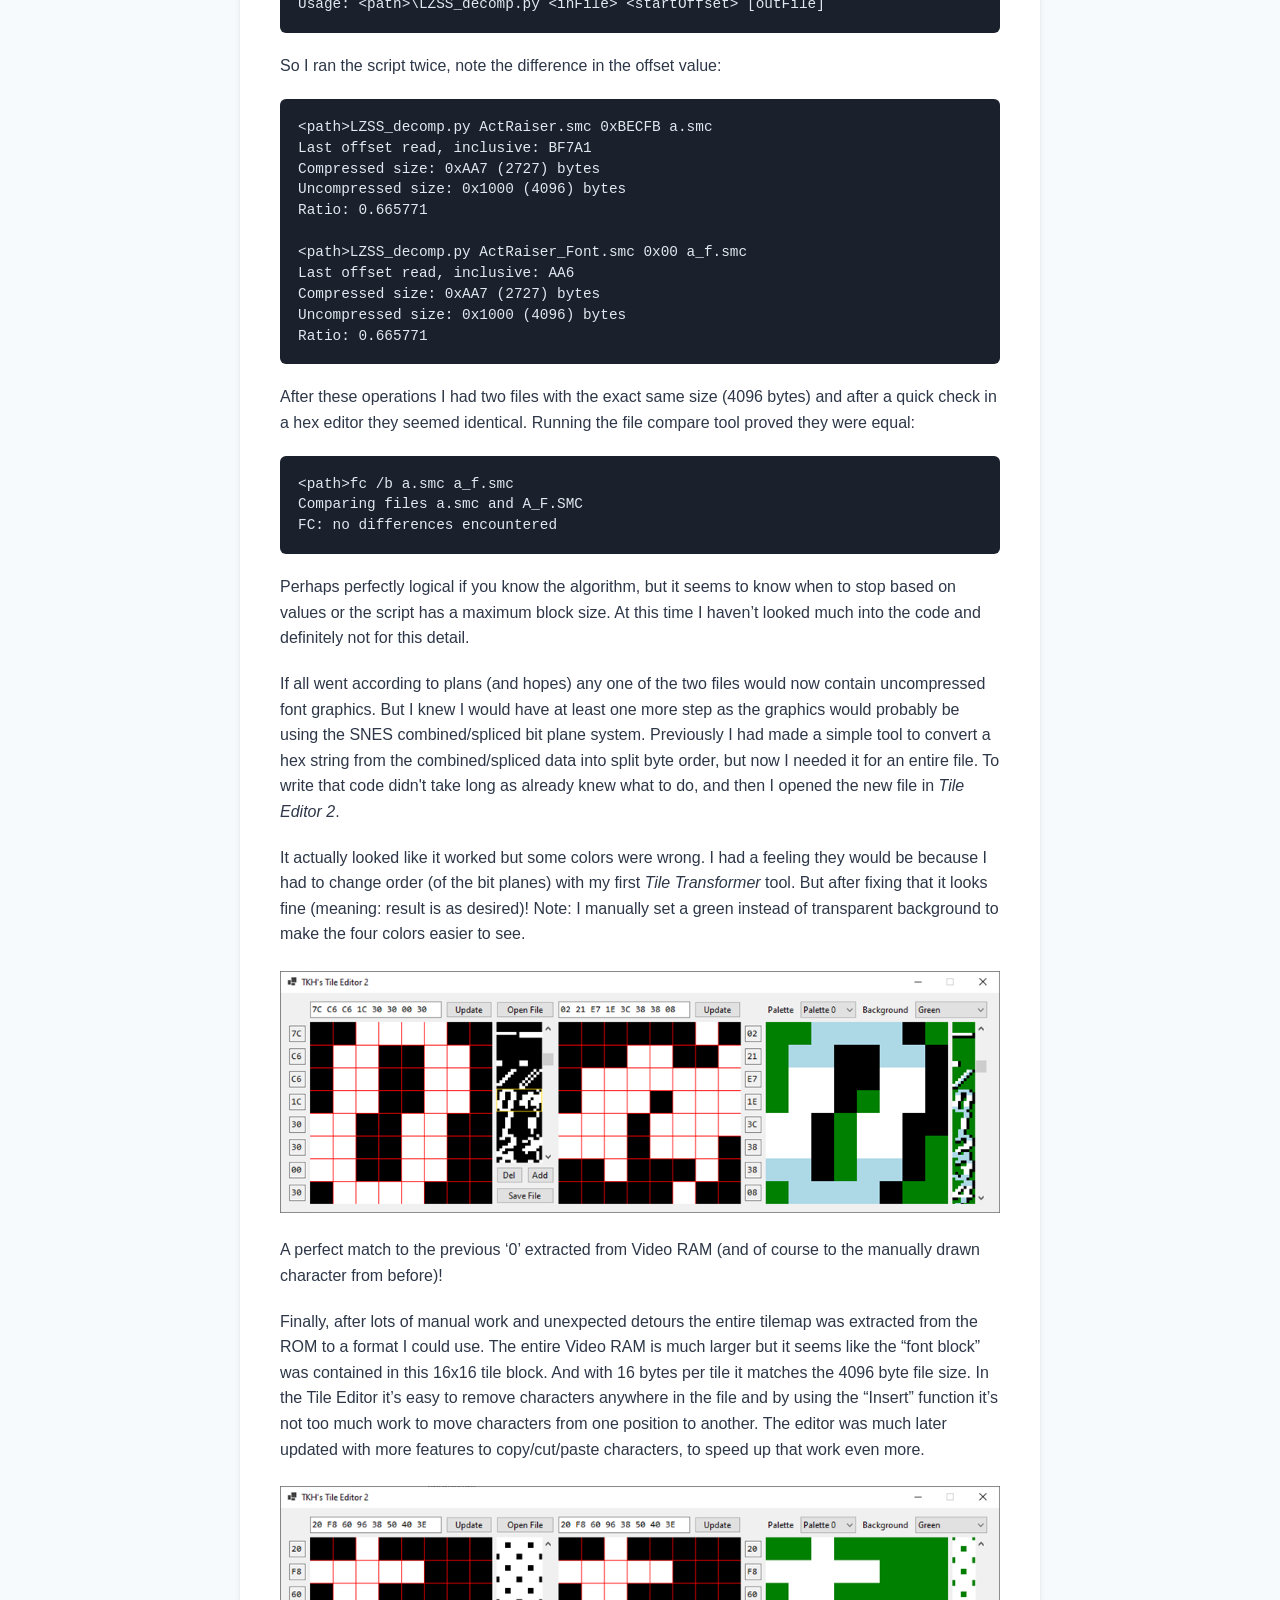
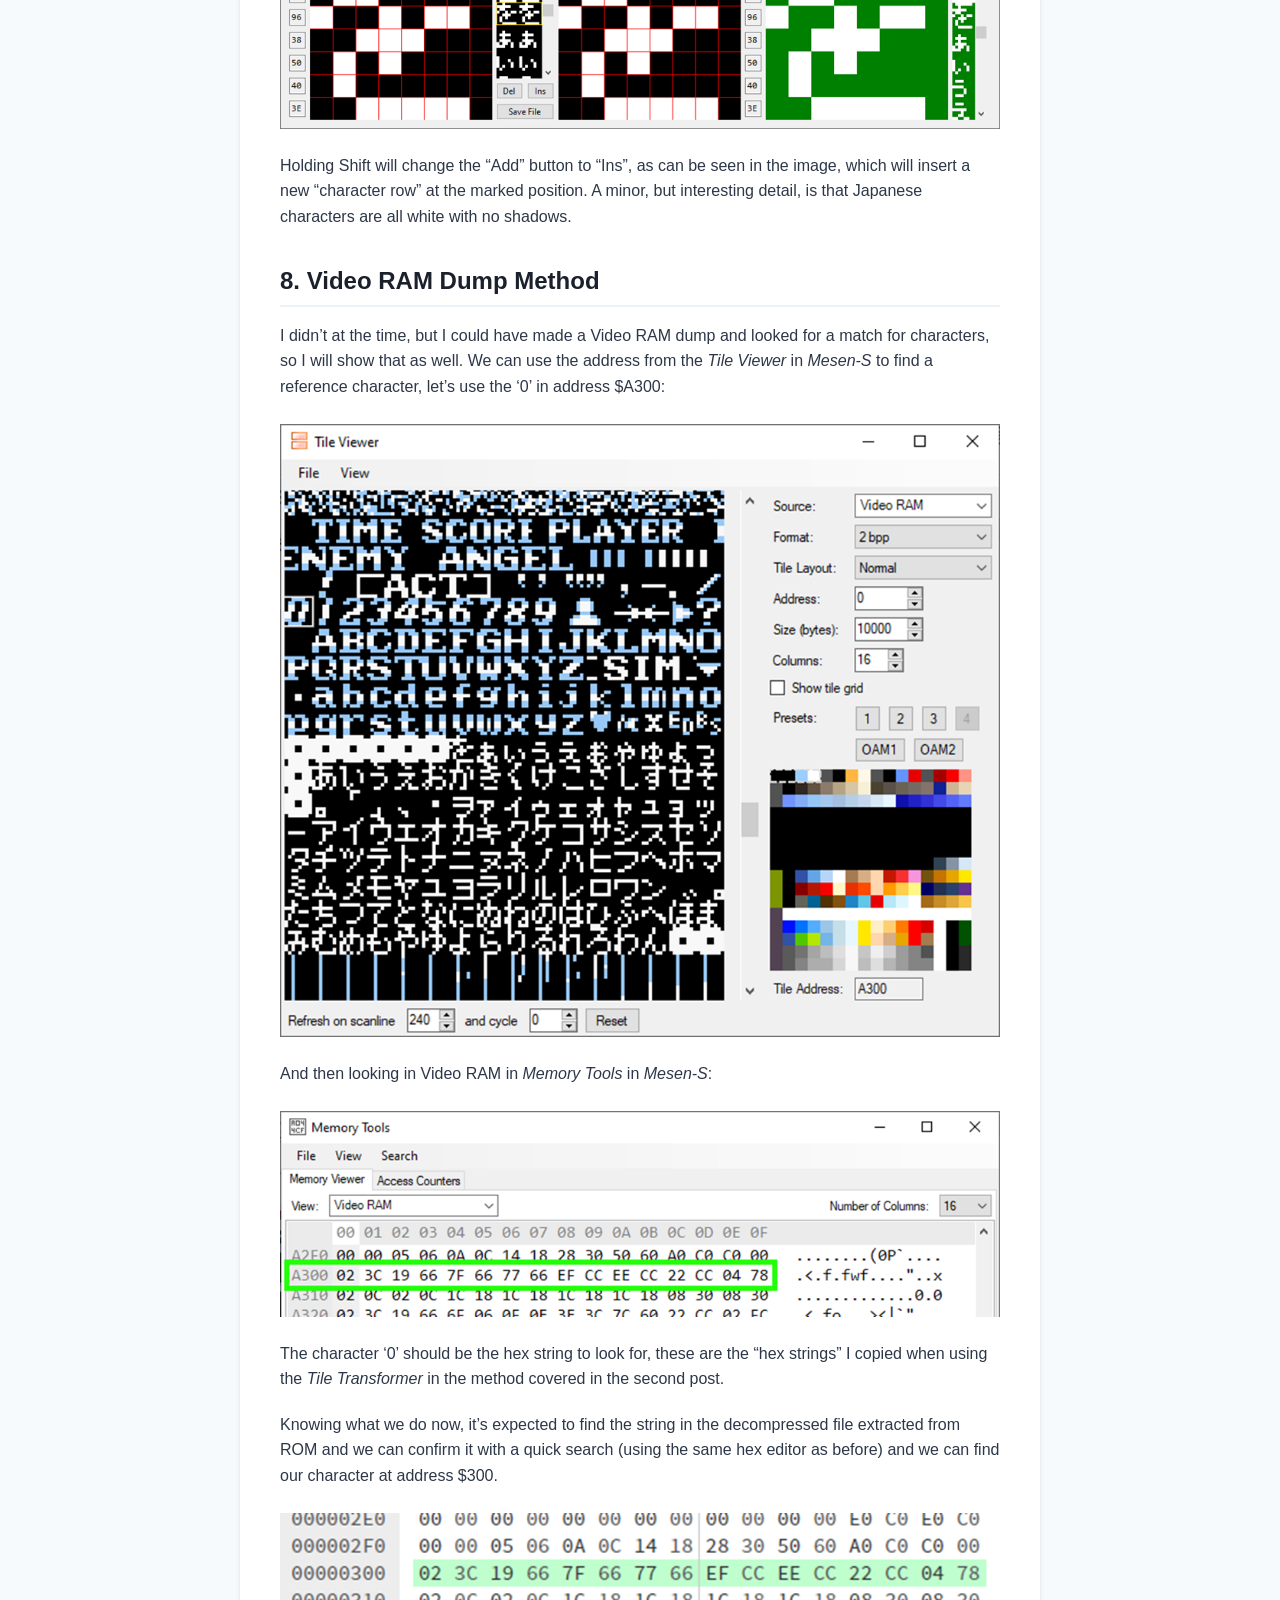
<file: tilesets/index.html>
<!DOCTYPE html>
<html lang="en">

<head>
    <meta charset="UTF-8">
    <meta name="viewport" content="width=device-width, initial-scale=1.0">
    <title>Character Tilesets in NES and SNES Games</title>
    <link rel="stylesheet" href="../styles.css">
</head>

<body>
<main>
<article>

<header>
	<h1>Exploring Character (Text) Tilesets in NES and SNES Games</h1>
	<div class="metadata">
		<span>Jonas Ohlsson, 2023</span>
	</div>
</header>

<section class="content">
	<h2>1. Introduction</h2>

	<p>The purpose of this article is partly notes for myself, but also a way to show what I have done and how the system works. In no way would I say that this is the best or even a good way to handle tile-based text, I was simply inspired by the 8x8 font system used in various NES/SNES games and was curious of how to implement such a system myself. This is a summary of a project that evolved over several weeks without any set goal.</p>

	<p>Main focus will be on functionality and examples, not on code.</p>

	<h2>2. Inspiration</h2>

	<p>Let’s start by looking at the password screens in the NES games <i>Metroid</i> and <i>Kid Icarus</i>.</p>

	<div class="img-container">
		<img src="Metroid_Password_Screen.png" alt="Metroid Password Screen" />
	</div>

	<div class="img-container">
		<img src="KidIcarus_Password_Screen.png" alt="Kid Icarus Password Screen" />
	</div>

	<p>Slightly different styles, but both fonts are using 8x8 tiles with 7x7 characters. The blank row is at the bottom and the blank column is to the right in the tile. This means that characters can be stacked next to each other with built-in spacing for text.</p>

	<p>However, these fonts are not really made for long texts and only upper case text looks somewhat decent for short sentences.</p>

	<h2>3. Tile Editor 1 and the First test</h2>

	<p>I wrote a small program to visualize characters in the simplest way. If a tile is 8x8 pixels it can be represented with 8 bytes with two colors (typically black and white).</p>

	<div class="img-container">
		<img src="TileEditor1.png" alt="Tile Editor 1 With Metroid Characters" />
	</div>

	<p>All text boxes to the left represent the rows and the box up top has all values combined to make it easy to copy all values at once and also makes it possible to paste a string of 8 hex values and update the entire field at once. The character map is saved to and loaded from a character file (from now on called CHR file).</p>

	<div class="img-container">
		<img src="Metroid_1bbp_hex.png" alt="Metroid 1bpp hex" />
	</div>

	<p>Looking at the CHR file from the example above shows the same combination of hex values, marked in blue. Note that all characters are packed as tightly as possible with only eight bytes per character and no additional information.</p>

	<p>CHR files were created for both <i>Metroid</i> and <i>Kid Icarus</i> fonts. Initially by drawing the numbers by hand by looking at the password screens and copying pixel by pixel, but the method/process is very time consuming and was only used for the numbers and a few letters. Add to this the risk of making mistakes when drawing manually.</p>

	<p>If the <i>Metroid</i> ROM is opened in a hex editor, the same byte combination can be found by doing a quick search. One text string could be randomly matched but if several “characters strings” after each other match it’s for sure the character set.</p>

	<div class="img-container">
		<img src="Metroid_ROM.png" alt="Metroid ROM" />
	</div>

	<p>Ten numbers (0-9) with the matching values and after that at 0x1B570, starting with “38 6C”, is the letter ‘A’ and so on. So instead of drawing characters manually, the eight bytes can be copied directly into the tile editor. Much faster and no risk of drawing a character wrong.</p>

	<p>It can be seen that every character in the ROM file consists of 16 bytes which means two bits per pixel (2 bpp) - giving a possibility of four different colors for a tile. The colors are decided from a palette for larger groups but the details regarding palettes are better explained by others, and it’s not a system I would need to follow for my test program. However, the CHR files have only 1 bpp (so far) so the first tests would be with only black and white.</p>

	<p>I moved on to a new test program to draw strings with the font from a character file.</p>

	<div class="img-container">
		<img src="Metroid_Text_Test.png" alt="Metroid Text Test" />
	</div>

	<p>The first test with the <i>Metroid</i> font really showed that it was not meant to be used for texts. Capital letters look fine but it would be annoying to be limited to only those.</p>

	<div class="img-container">
		<img src="KidIcarus_Text_Test.png" alt="Kid Icarus Text Test" />
	</div>

	<p>The <i>Kid Icarus</i> font was better, but the weak point is again the lower case letters.</p>

	<p>For some reason I looked at the font for one of my favorite games: <i>ActRaiser</i> (SNES). It has lots of text and is not only using capitals. The name entry screen has a similar summary as the other password screens:</p>

	<div class="img-container">
		<img src="ActRaiser_Name_Screen.png" alt="ActRaiser Name Screen" />
	</div>

	<p>The screen even has an example of a text with both upper and lower case letters and I liked how it looked (perhaps somewhat biased) and decided to create a CHR file for this game as well. It wasn’t as simple as with the other games though.</p>

	<p>As can be seen in the image, at least three colors are used for a character: white, light blue and the rest is black. But SNES graphics support transparency as a color for graphics (I am not sure of NES games), so for the text background they could use either black or transparency. Regardless, I knew the font would make use of both bit planes.</p>

	<div class="img-container">
		<img src="TileEditor1_ActRaiser.png" alt="ActRaiser in Tile Editor 1" />
	</div>

	<p>After some work, a new character file was drawn (manually) as the “ROM value search” method was not applicable for some reason. More on this later. For this CHR file, white would represent both white and light blue and use black for the rest.</p>

	<div class="img-container">
		<img src="ActRaiser_Text_Test.png" alt="ActRaiser Text Test" />
	</div>

	<p>The text looks much better with this font and it really shows that it was made with readability in mind. If I simply wanted white text on black background, this would work perfectly and I could actually stop here so I could move on to implementing the system in some application, but I didn’t.</p>

	<p>Again, I will not go into detail, but from my understanding the graphics used for the text in <i>ActRaiser</i> is 2 bpp, and because it can use transparency it is more flexible and can be used on almost any background and not only black like in this first test. It would of course be possible to have other colors than black and white, but the current system is still quite limited.</p>

	<p>However, the program and methods used were not designed for 2 bpp so it was unclear how much work it would be to upgrade to a new system. In the end, the idea of a flexible and more colorful font was too intriguing and it was time to expand the scope and double the bit depth - growing the <i>ActRaiser</i> CHR file to a massive 1088 bytes data file (at the time of writing this)!</p>

	<h2>4. The Second Test and Tile Editor 2</h2>

	<p>After a lot of work, a new program and an ActRaiser 2bpp CHR file was created. By investigating the tiles in the emulator Mesen-S, which has several interesting developer tools included, I could confirm that the characters are indeed using 2 bpp, which means a total of four colors.</p>

	<div class="img-container">
		<img src="2_01_ActRaiser_Colors.png" alt="ActRaiser Tiles Alternative Palette" />
	</div>

	<p>On a black background it’s impossible to distinguish transparent and black pixels, but by using a different palette it was possible to separate black and transparent pixels. In this example the shadow shows up as a purple-ish color, which was not visible on black background in previous pictures.</p>

	<div class="img-container">
		<img src="2_02_TileEditor2.png" alt="Tile Editor 2 with ActRaiser Font" />
	</div>

	<p>The new version basically works in the same way and is in the image above showing two bitplanes next to each other as well as the resulting combined character to the right.</p>

	<div class="img-container">
		<img src="2_03_ActRaiser_2bpp.png" alt="ActRaiser CHR file in hex viewer" />
	</div>

	<p>The character file looks very similar, and the byte values from the editor example above can be found in the file when looking in an hex editor (marked in blue). Looking at character addressing in the hex editor, it kind of makes sense to use two bit planes per or character.</p>

	<p>With a new system defined, and a new character map file in place it was time to perform a proper test:</p>

	<div class="img-container">
		<img src="2_04_ActRaiser_Text_Test_1.png" alt="ActRaiser Text Test 1" />
	</div>

	<p>The first test was performed with the same colors as the game use, and it looked great! But with black background, the shadow is not visible. Thanks to palette presets it’s easy to change to other combinations, and also testing different background colors.</p>

	<div class="img-container">
		<img src="2_05_ActRaiser_Text_Test_2.png" alt="ActRaiser Text Test 2" />
	</div>

	<p>However, care should be taken to what background color or graphics is used behind text.</p>

	<div class="img-container">
		<img src="2_06_ActRaiser_Text_Test_3.png" alt="ActRaiser Text Test 3" />
	</div>

	<p>By modifying the palette, which could be done at any time, the shadow color could be exchanged to another (shadow) color or even transparent (to skip it) if it would make for a better visual appearance.</p>

	<p>The three palette examples above, using three different background colors, are summarized in the table below.</p>

	<table>
		<thead>
			<tr>
				<th>Palette</th>
				<th>Color 00</th>
				<th>Color 01</th>
				<th>Color 10</th>
				<th>Color 11</th>
			</tr>
		</thead>
		<tbody>
			<tr>
				<td>Palette 0</td>
				<td>Transparent</td>
				<td>Black</td>
				<td>Light Blue</td>
				<td>White</td>
			</tr>
			<tr>
				<td>Palette 1</td>
				<td>Transparent</td>
				<td>Black</td>
				<td>Gold</td>
				<td>White</td>
			</tr>
			<tr>
				<td>Palette 2</td>
				<td>Transparent</td>
				<td>Transparent</td>
				<td>Gold</td>
				<td>Gold</td>
			</tr>
		</tbody>
	</table>

	<p>The new system is more flexible and can mimic the original 1 bpp style if desired. I have a feeling that I won’t go back to the old system as the 2 bpp system works perfectly.</p>

	<h2>5. Updated method to extract data from the ActRaiser ROM</h2>

	<p>While getting raw data extracted from NES ROMs was easy, the SNES extraction was a completely different story. When I didn’t get any match from searching in the ActRaiser ROM file I did some research and found out that data is stored in compressed form. And later I actually found a text saying that the data was compressed using the <i>LZSS</i> algorithm.</p>

	<p>Earlier I mentioned the developer/debugging tools in Mesen-S but at that time I only used them to save graphics to file. I knew it was also possible to look at Video RAM, and I was hoping to find the uncompressed character data there instead - which would be the next best thing after directly from the ROM. However, there was no match when searching so I gave up on this track and drew everything manually. I had however missed out on an important difference between NES and SNES graphics, and also didn’t notice the clues.</p>

	<p>After some questions in the Retro Game Mechanics Explained Discord server I learned from Kagamiin~ that SNES tiles using two bit planes are not stored in the same way as NES (where bit planes are “split”, or placed “after each other”). The big difference is that SNES tiles are combined or “spliced” which means that the row’s byte values for first and second bit planes are consecutive. A few screenshots are needed to fully explain this.</p>

	<div class="img-container">
		<img src="2_07_Mesen_TileViewer.png" alt="Mesen Tile Viewer" />
	</div>

	<p>Using the Tile Viewer in Mesen-S when being on the same name entry screen as before we can see in the bottom right corner that the character ‘0’ is located at Tile Address $A300. This is the address in Video RAM.</p>

	<div class="img-container">
		<img src="2_08_Mesen_VideoRAM.png" alt="Mesen Memory Video RAM" />
	</div>

	<p>In the Video RAM, at that address we can copy the 16 bytes corresponding to the character.</p>

	<div class="img-container">
		<img src="2_09_Tile_Transformer.png" alt="Tile Transformer" />
	</div>

	<p>I wrote an extremely simple tool to take a string of 16 values and split them into two strings with 8 values each, split on every second value. These two strings of 8 hex values in each could then be copied into the Tile Editor 2.</p>

	<div class="img-container">
		<img src="2_10_Tile_Editor_2_True.png" alt="Tile Editor 2 True Data" />
	</div>

	<p>And it was a perfect match to draw the ‘0’, even though I had to reverse the plane order to match my system. This was the missing piece to the puzzle, and now it was possible to copy each character to the Tile Editor and get a perfect match without any manual drawing! It would of course be possible to do a RAM dump and transform the entire file at once instead (this feature was later added to the program).</p>

	<h2>6. A bit of code</h2>

	<p>Most of the functionality is quite basic but I feel that I can write a few words on the key method to handle the bits in every byte (which is a row in a tile). Some explanations below the code, and this is the function to draw the combined image (tile) with up to four colors. The same method is used for other fields in the application but in variations depending on what field is updated (like single planes or the “character maps”).</p>

<pre><code>byte[] tile1 = new byte[] { 0, 0, 0, 0, 0, 0, 0, 0 };
byte[] tile2 = new byte[] { 0, 0, 0, 0, 0, 0, 0, 0 };

Brush[] selectedPalette = new Brush[] { Brushes.Transparent, Brushes.Black, Brushes.LightBlue, Brushes.White };

private void UpdateCombinedField()
{
    Graphics g = Graphics.FromImage(bmp_tile3);
    g.Clear(bgColors[cb_bgColor.SelectedIndex]);
    Brush b;
    for (int y = 0; y &lt; tile1.Length; y++)
    {
        int var1 = tile1[y];
        int var2 = tile2[y];
        for (int x = 7; x &gt;= 0; x--)
        {
            int color = 0;
            if ((1 & var1) &gt; 0)
            {
                color += 2;
            }
            if ((1 & var2) &gt; 0)
            {
                color++;
            }
            b = selectedPalette[color];
            g.FillRectangle(b, x * 32, y * 32, 32, 32);
            var1 &gt;&gt;= 1;
            var2 &gt;&gt;= 1;
        }
    }
    pb_combinedTiles.Image = bmp_tile3;
}</code></pre>

	<p>For every pixel in the 8x8 tile, color is picked by looking through the two bit planes called tile1 and tile2. They are simply byte arrays with eight bytes in each and they are obviously updated with new values (when clicking on a tile in the character map) before running this function. We also have a list of brushes, and which one to use for a given pixel is decided in the inner for-loop by looking at the same pixel in both bit planes.</p>

	<p>The <code>1 & var</code> checks if the lowest bit is set (1), adding 1 and/or 2 to the color picker depending on value in each bit plane. The lowest bit is on the rightmost side and that's the reason for starting with x = 7. This gives a color value from 0 to 3, the pixel is then drawn with the corresponding brush. After this, the tile byte is shifted one step right and the next pixel on the row is checked and drawn - to the left of the previous pixel. This is repeated for each bit and each byte which means that the double for-loops will run a total of 64 times (and check both planes each time). Simple, right?</p>

	<h2>7. Proper decompression of tile data for font</h2>

	<p>Even though the “Video RAM” method works perfectly (explained in chapter 5) I was still curious about the LZSS algorithm and looked a bit more into that. Internet searches took me to a forum question regarding this very specific topic (and I hope all external links stays active!):</p>

	<p><a href="https://www.romhacking.net/forum/index.php?topic=25578.0" target="_blank" rel="noopener">https://www.romhacking.net/forum/index.php?topic=25578.0</a></p>

	<p>One of the replies took me to a github project to decompress various SNES games:</p>

	<p><a href="https://github.com/Osteoclave/game-tools/tree/main/snes" target="_blank" rel="noopener">https://github.com/Osteoclave/game-tools/tree/main/snes</a></p>

	<p><i>ActRaiser</i> was developed by <i>Quintet</i> and it seems they used the same LZSS algorithm for several games. This GitHub repo had among other things python scripts for compressing and decompressing compressed graphics from these games. I already had Python installed for Visual Studio so I copied the decompression code into a new project and could eventually run it.</p>

	<p>The web page with the previously mentioned compression information also have a somewhat extensive description of the <i>ActRaiser</i> ROM file:</p>

	<p><a href="https://datacrystal.romhacking.net/wiki/ActRaiser:ROM_map" target="_blank" rel="noopener">https://datacrystal.romhacking.net/wiki/ActRaiser:ROM_map</a></p>

	<p>Among other interesting details, this row gave additional critical information:</p>

<pre><code>0xBECFB to 0xBF7A1 = Compressed font graphics (2BPP GameBoy0xFormat)</code></pre>

	<p>This part of the ROM could in other words contain all text I was actually looking for in the beginning, but I had given up on this track long ago due to the compression. But with a decompression tool at hand I was back for an additional go. I had already extracted all data from this address segment into a separate file (easily done on <a href="https://hexed.it" target="_blank" rel="noopener">https://hexed.it</a>) of 2,727 bytes. It was for me unknown if the compressed data could be decompressed as a stand-alone file or if decompression was made for a larger ROM area and requires more data before and/or after. Only one way to find out, and running the script without parameters gives some info about how to run it (note: I shortened the “path” in all below pastes):</p>

<pre><code>Usage: &lt;path&gt;\LZSS_decomp.py &lt;inFile&gt; &lt;startOffset&gt; [outFile]</code></pre>

	<p>So I ran the script twice, note the difference in the offset value:</p>

<pre><code>&lt;path&gt;LZSS_decomp.py ActRaiser.smc 0xBECFB a.smc
Last offset read, inclusive: BF7A1
Compressed size: 0xAA7 (2727) bytes
Uncompressed size: 0x1000 (4096) bytes
Ratio: 0.665771

&lt;path&gt;LZSS_decomp.py ActRaiser_Font.smc 0x00 a_f.smc
Last offset read, inclusive: AA6
Compressed size: 0xAA7 (2727) bytes
Uncompressed size: 0x1000 (4096) bytes
Ratio: 0.665771</code></pre>

	<p>After these operations I had two files with the exact same size (4096 bytes) and after a quick check in a hex editor they seemed identical. Running the file compare tool proved they were equal:</p>

<pre><code>&lt;path&gt;fc /b a.smc a_f.smc
Comparing files a.smc and A_F.SMC
FC: no differences encountered</code></pre>

	<p>Perhaps perfectly logical if you know the algorithm, but it seems to know when to stop based on values or the script has a maximum block size. At this time I haven’t looked much into the code and definitely not for this detail.</p>

	<p>If all went according to plans (and hopes) any one of the two files would now contain uncompressed font graphics. But I knew I would have at least one more step as the graphics would probably be using the SNES combined/spliced bit plane system. Previously I had made a simple tool to convert a hex string from the combined/spliced data into split byte order, but now I needed it for an entire file. To write that code didn't take long as already knew what to do, and then I opened the new file in <i>Tile Editor 2</i>.</p>

	<p>It actually looked like it worked but some colors were wrong. I had a feeling they would be because I had to change order (of the bit planes) with my first <i>Tile Transformer</i> tool. But after fixing that it looks fine (meaning: result is as desired)! Note: I manually set a green instead of transparent background to make the four colors easier to see.</p>

	<div class="img-container">
		<img src="3_01_Tile_Editor_2_Real.png" alt="Tile Editor 2 Original File" />
	</div>

	<p>A perfect match to the previous ‘0’ extracted from Video RAM (and of course to the manually drawn character from before)!</p>

	<p>Finally, after lots of manual work and unexpected detours the entire tilemap was extracted from the ROM to a format I could use. The entire Video RAM is much larger but it seems like the “font block” was contained in this 16x16 tile block. And with 16 bytes per tile it matches the 4096 byte file size. In the Tile Editor it’s easy to remove characters anywhere in the file and by using the “Insert” function it’s not too much work to move characters from one position to another. The editor was much later updated with more features to copy/cut/paste characters, to speed up that work even more.</p>

	<div class="img-container">
		<img src="3_02_Tile_Editor_2_Japanese.png" alt="Tile Editor 2 Japanese Sign" />
	</div>

	<p>Holding Shift will change the “Add” button to “Ins”, as can be seen in the image, which will insert a new “character row” at the marked position. A minor, but interesting detail, is that Japanese characters are all white with no shadows.</p>

	<h2>8. Video RAM Dump Method</h2>

	<p>I didn’t at the time, but I could have made a Video RAM dump and looked for a match for characters, so I will show that as well. We can use the address from the <i>Tile Viewer</i> in <i>Mesen-S</i> to find a reference character, let’s use the ‘0’ in address $A300:</p>

	<div class="img-container">
		<img src="3_03_MesenS_Tile_Viewer.png" alt="Mesen-S Tile Viewer" />
	</div>

	<p>And then looking in Video RAM in <i>Memory Tools</i> in <i>Mesen-S</i>:</p>

	<div class="img-container">
		<img src="3_04_MesenS_Memory_Tools.png" alt="Mesen-S Memory Viewer" />
	</div>

	<p>The character ‘0’ should be the hex string to look for, these are the “hex strings” I copied when using the <i>Tile Transformer</i> in the method covered in the second post.</p>

	<p>Knowing what we do now, it’s expected to find the string in the decompressed file extracted from ROM and we can confirm it with a quick search (using the same hex editor as before) and we can find our character at address $300.</p>

	<div class="img-container">
		<img src="3_05_RealData_Hex_Viewer.png" alt="Original file in hex viewer" />
	</div>

	<p>The file size is as mentioned previously 4096 bytes but Video RAM is 64 kB, so I knew we wouldn’t have to be at address $A300, but it makes sense when looking at the <i>Tile Viewer</i> in a screenshot further up. If the blank tile to the left of “TIME” has address $0000 it means that the character ‘0’ we searched for has position 48 (16 tiles per row, and first sign on the fourth row). Hex 300 is 768 in decimal, and divided by 16 (bytes per tile) gives us position 48. However, the most important detail is that it’s there, and perhaps I should have taken this step before I wrote the code to change the byte order of an entire file but I was so convinced that it would work so I didn’t even think about verifying it beforehand.</p>

	<p>Doing this final check was still a good thing because it proves that the idea and method is working and seems correct. And after testing this method on another game it actually feels like this might be the best method as I now have all tools needed to easily dump, crop and transform hex data into a character file as seen in the <i>Tile Viewer 2</i>.</p>

	<h2>9. Ending words</h2>

	<p>Overall, the tests came out as desired. I now have a system I can implement in some other projects, but before going all in it would probably be a good idea to optimize it. In this first version of this “text system” I am doing a bit check on every pixel for every character when printing text - even if letters are reused. It makes for a flexible system where I can change palette whenever I need, but in a target application I would probably not do it very often. Perhaps it would be better to make a character map and change it when needed. One would need to decide how flexible it has to be, for example if it's required to be able to change colors within the same block of text.</p>

	<p>The method to extract character/tile data from Video RAM using <i>Mesen-S</i> can probably be used with most other SNES games as well, and by doing so getting around any compressed data obstacles. I have at this time not checked into other games but can imagine it’s not a unique method to <i>ActRaiser</i> and other <i>Quintet</i> games. However, the compression method could surely be different.</p>

	<p>When it comes to compression, it’s of course useful to know what compression type is used but sometimes more information is needed to decode the data. In this case I had no idea of the LZSS “settings” which would have made decompressing the data difficult, but even if I had known the look ahead and sliding window size I would probably not have tried to create a decoder myself. Thanks to the python scripts I found, I now know the sliding window size (which is the “history”) is 256 bytes long, and the look ahead window is 16 bytes. I would like to look further into the LZSS algorithm, but for this project it’s not needed and all questions from when I started are now answered.</p>

	<p>This concludes this multi-part exploration (it was initially a three-part article series), but as I have a system that works it would be logical to implement this system in some project, making use of all work I put into this investigation!</p>

</section>

</article>
</main>
</body>

</html>
</file>
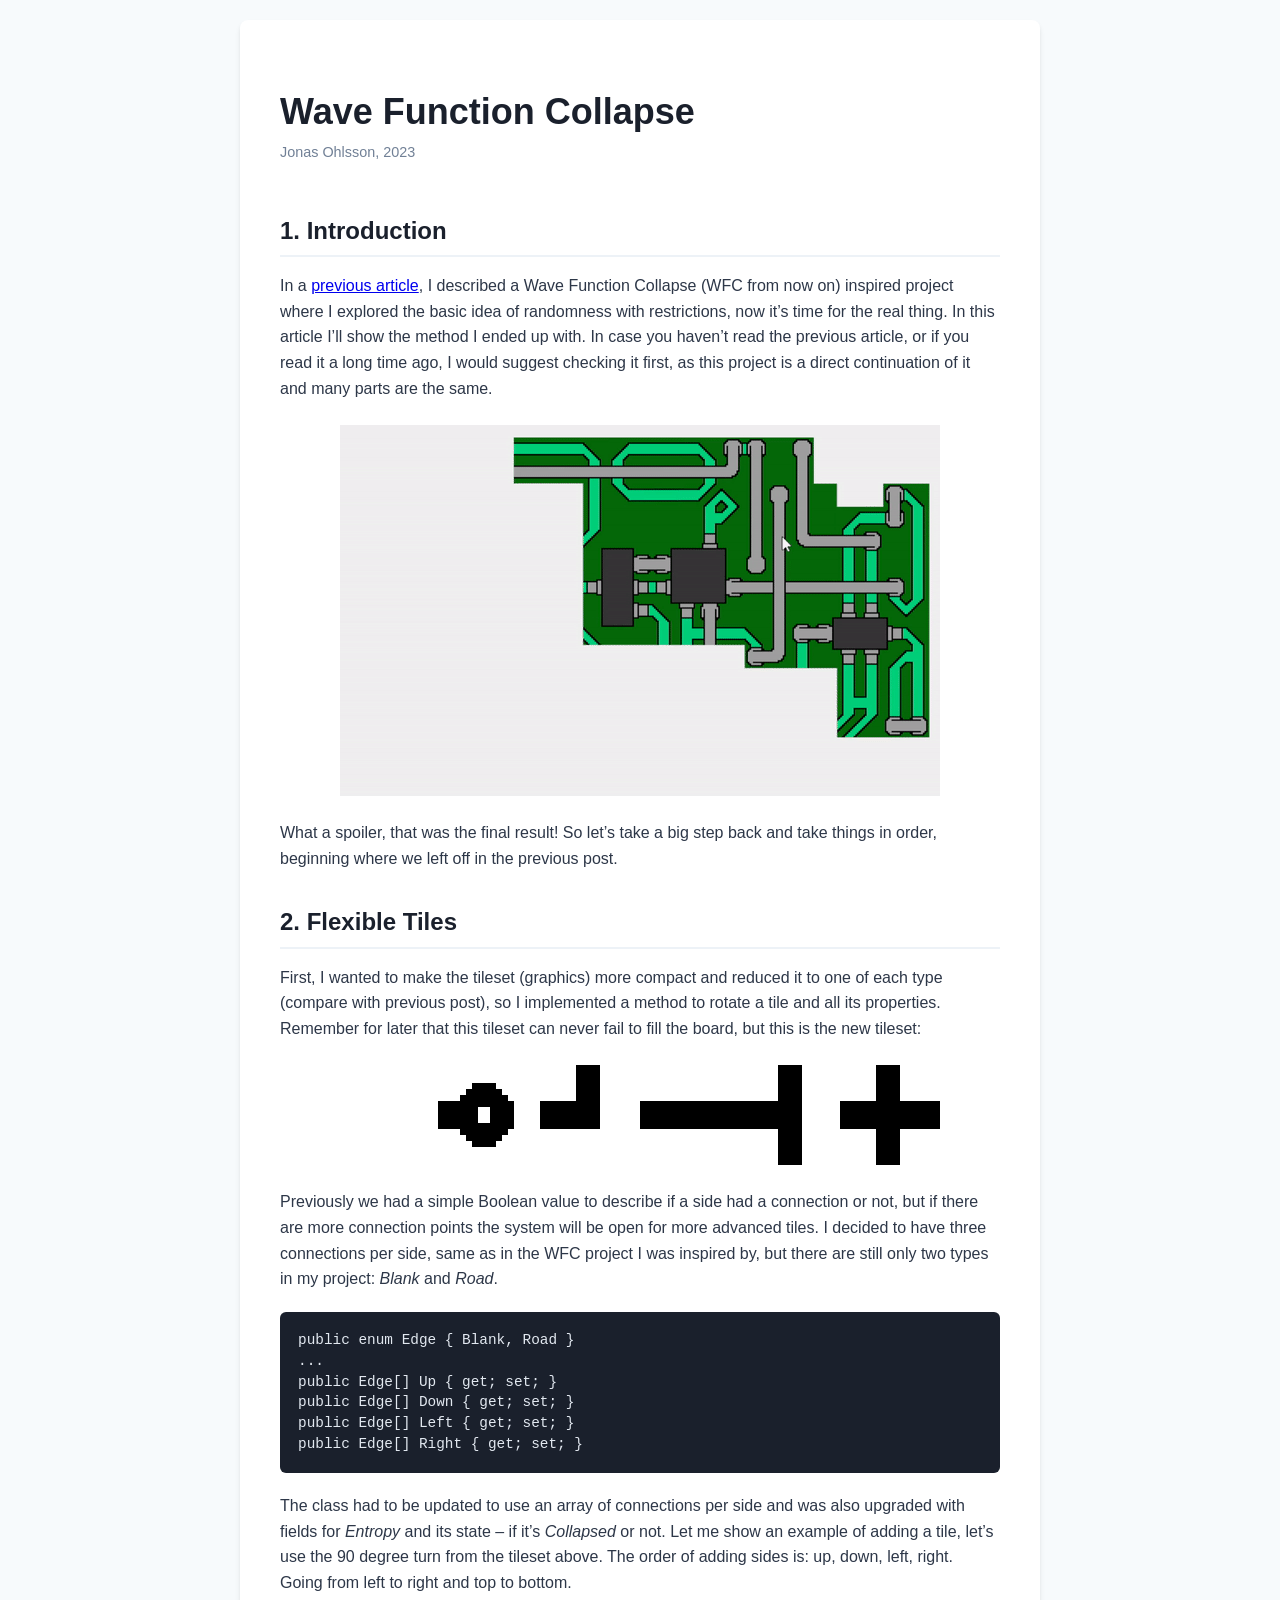
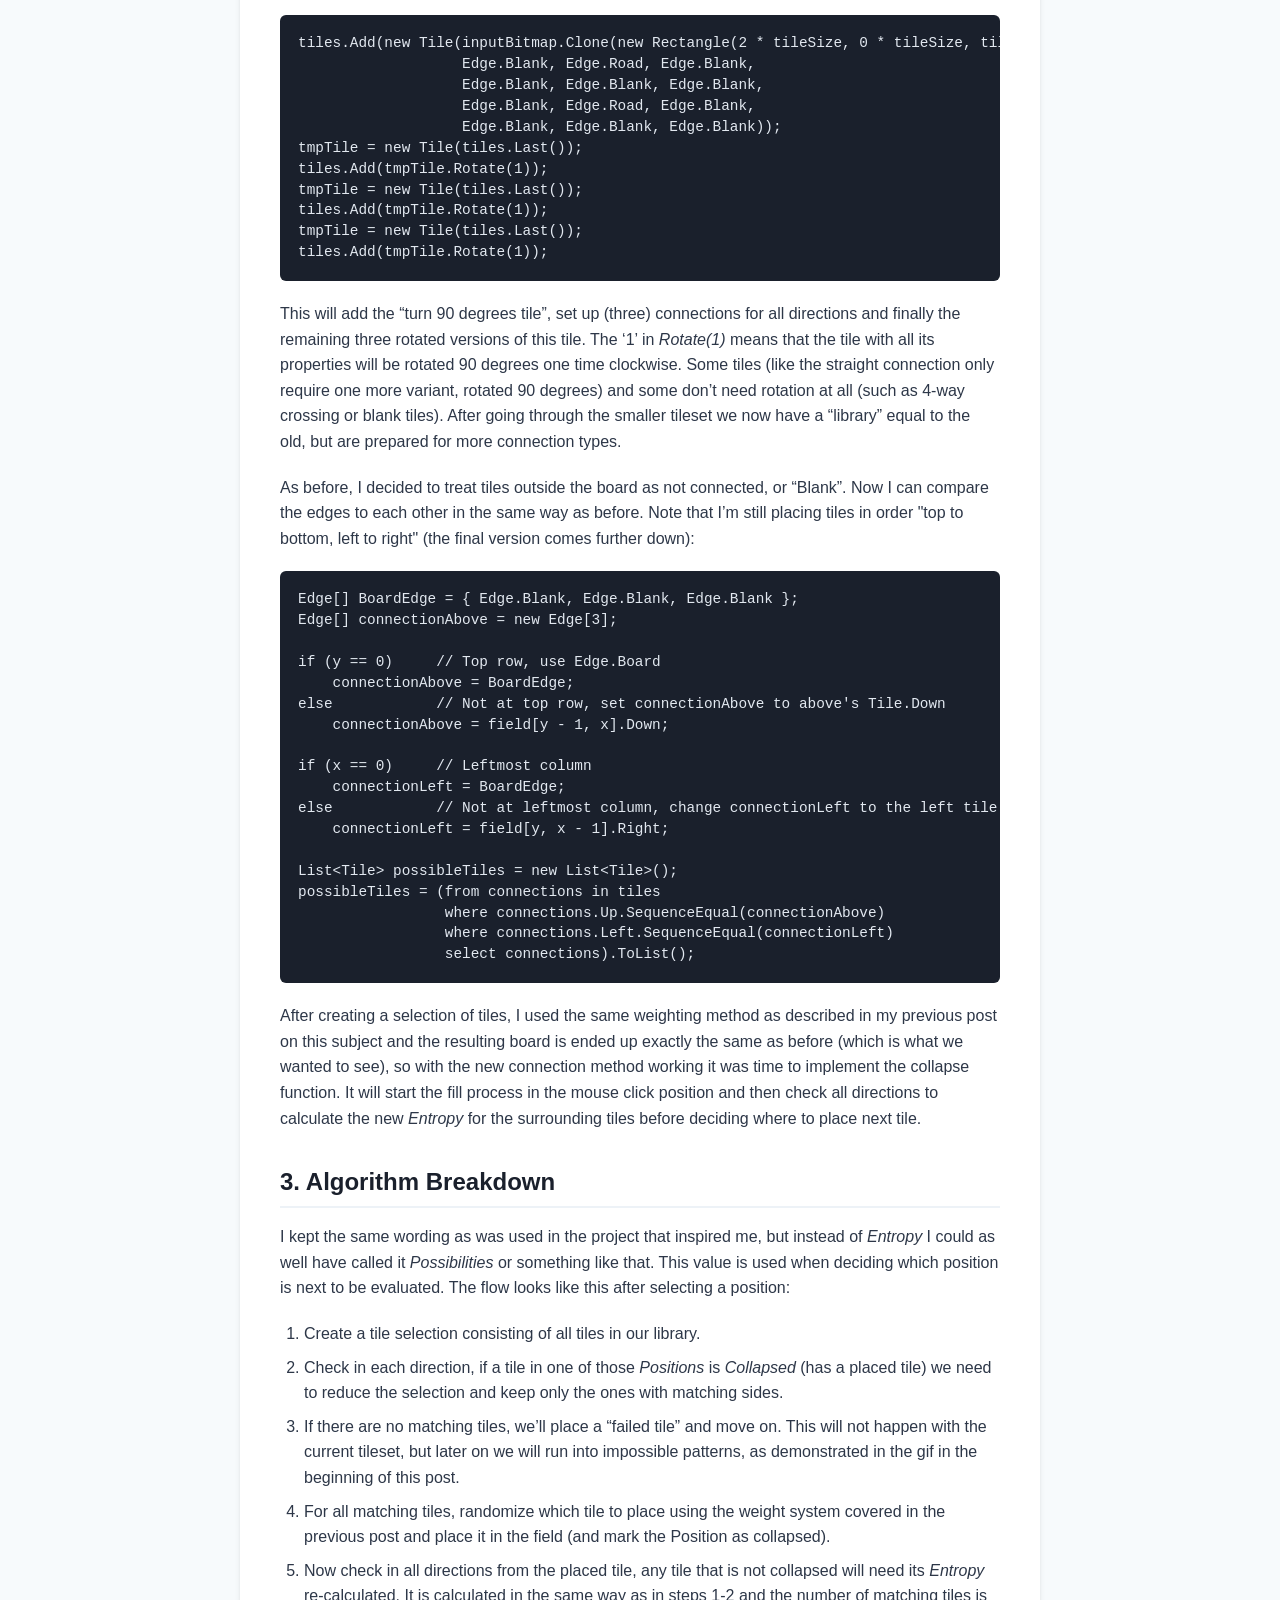
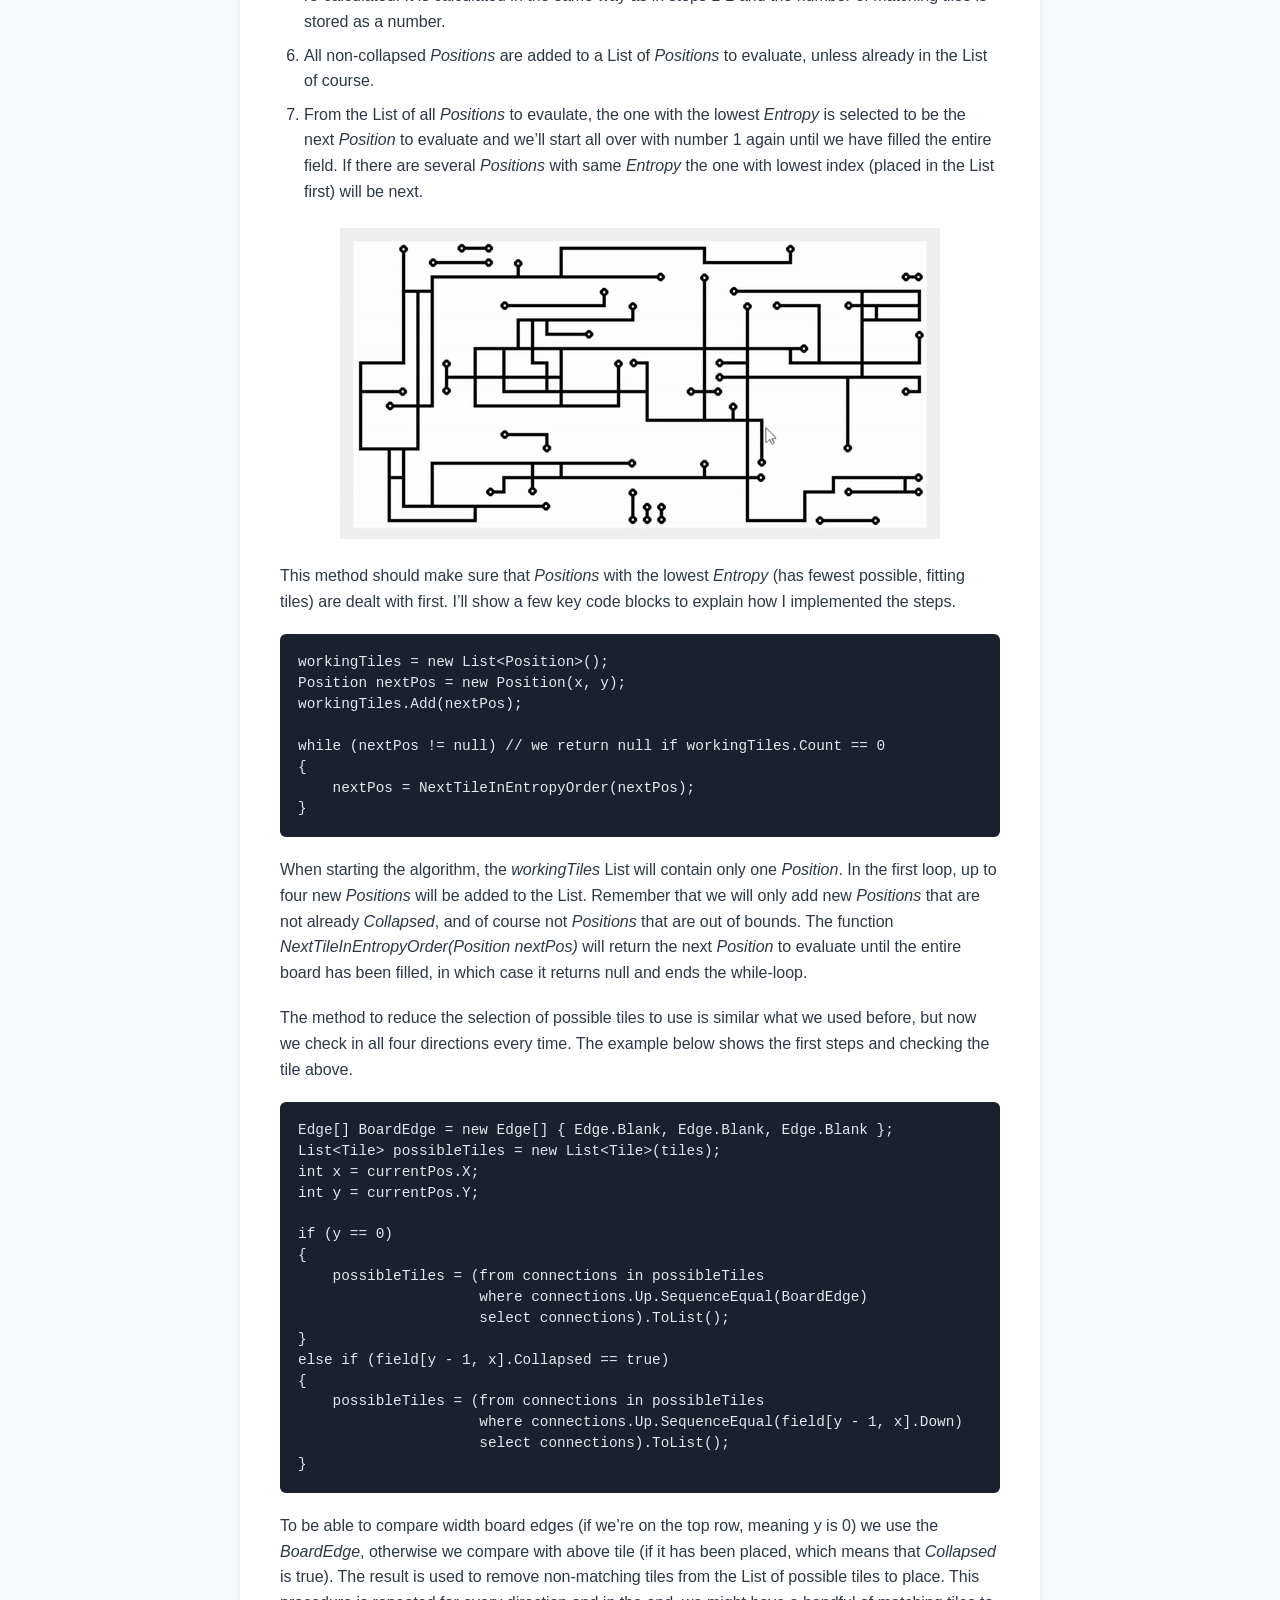
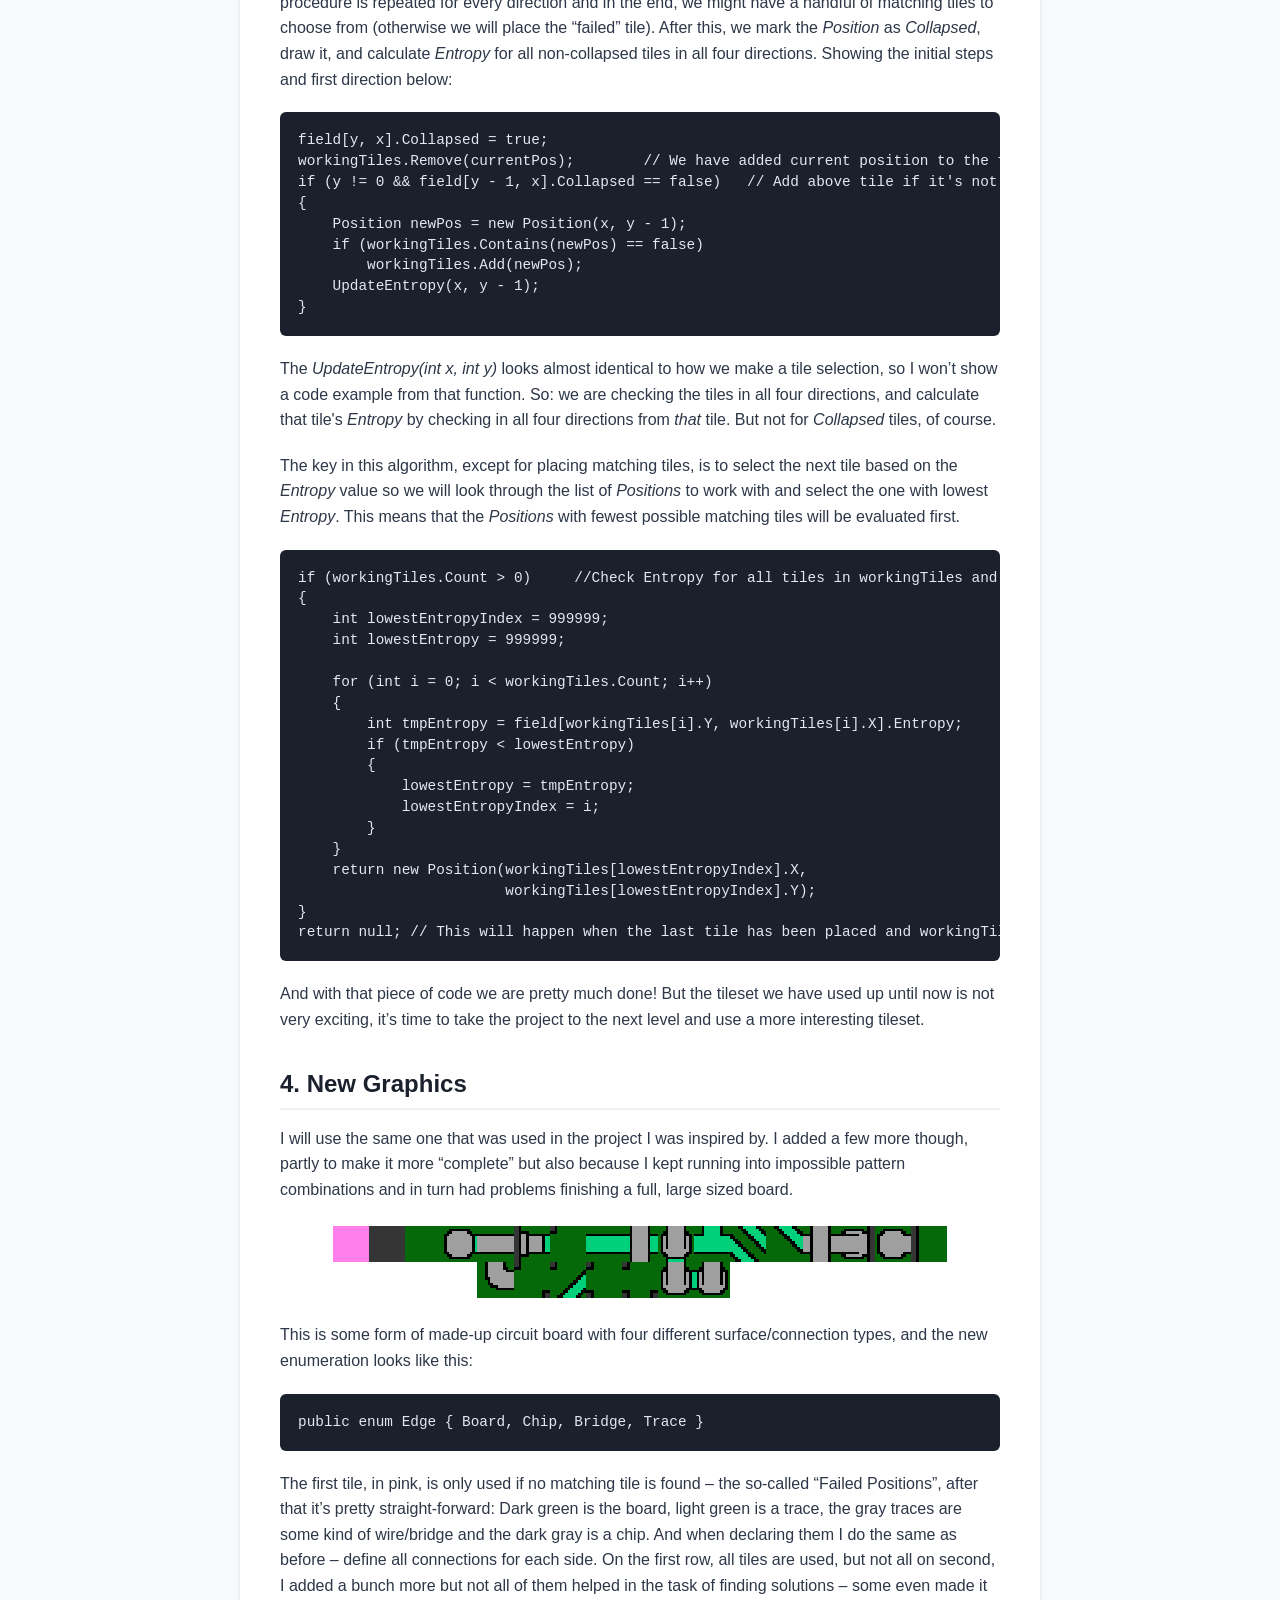
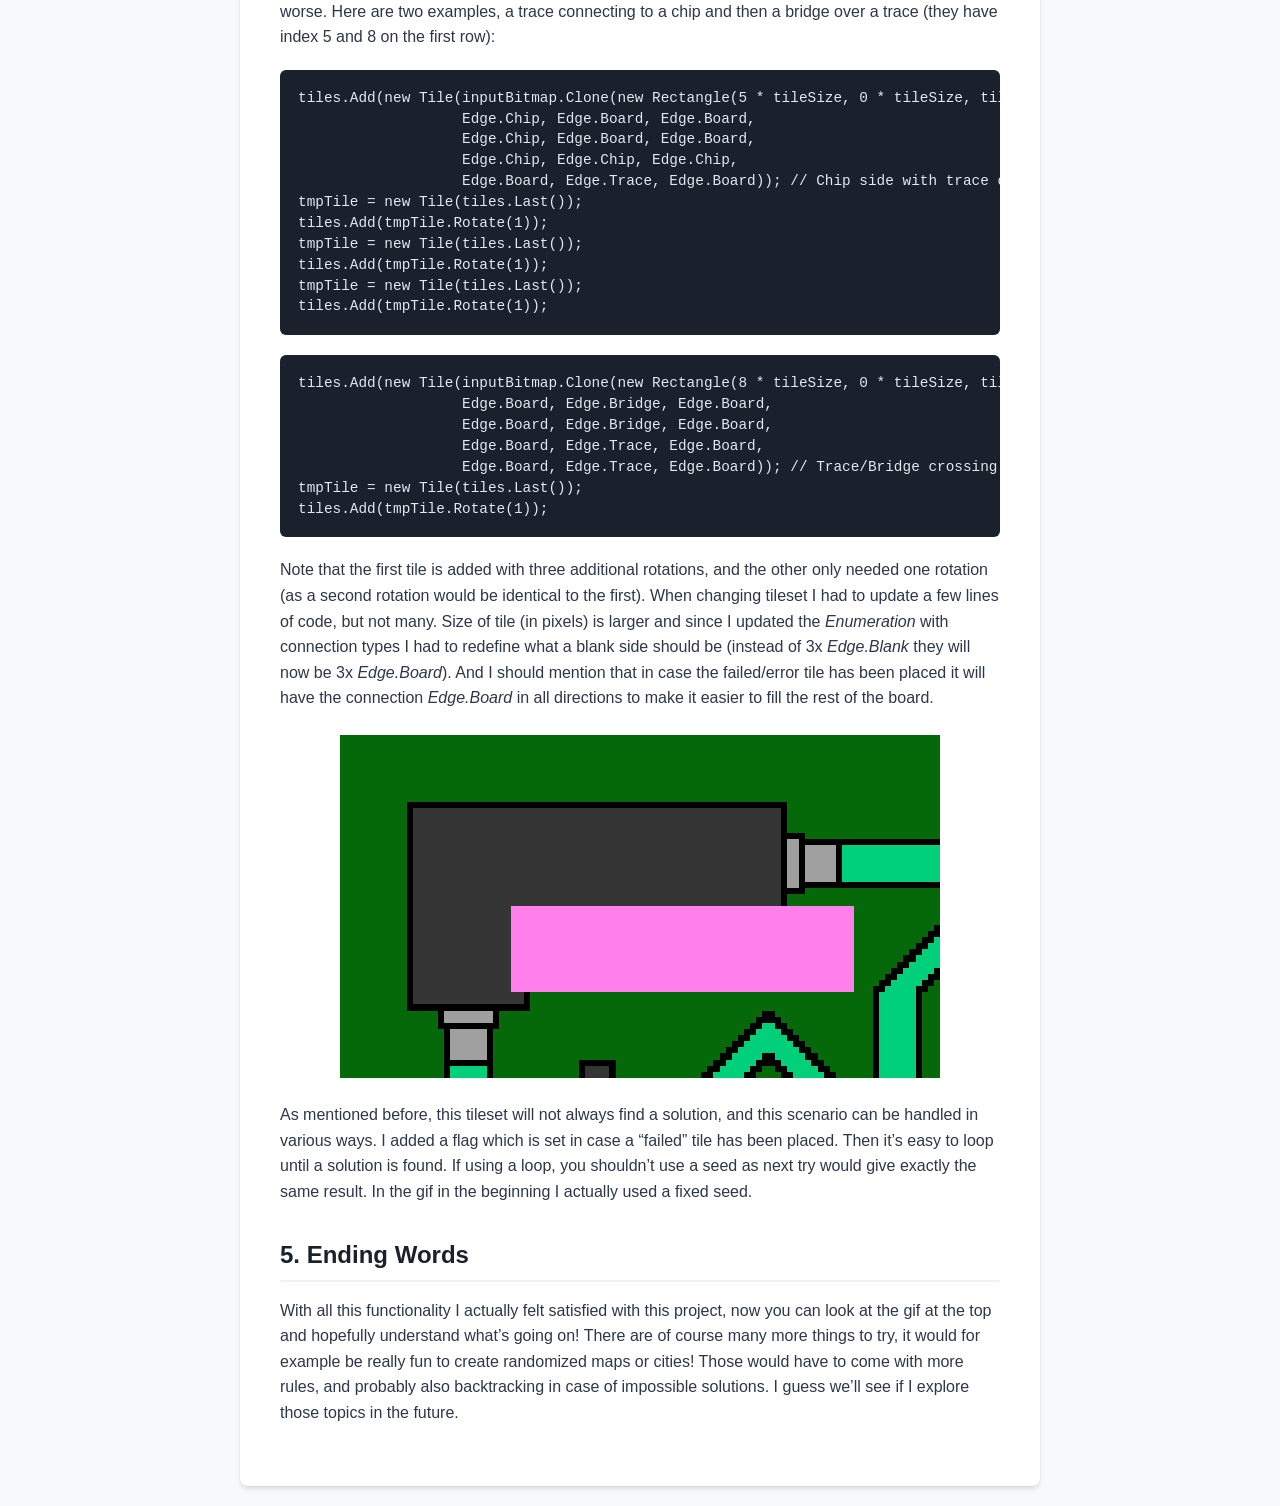
<file: wfc/index.html>
<!DOCTYPE html>
<html lang="en">

<head>
    <meta charset="UTF-8">
    <meta name="viewport" content="width=device-width, initial-scale=1.0">
    <title>Wave Function Collapse</title>
    <link rel="stylesheet" href="../styles.css">
</head>

<body>
<main>
<article>

<header>
	<h1>Wave Function Collapse</h1>
	<div class="metadata">
		<span>Jonas Ohlsson, 2023</span>
	</div>
</header>

<section class="content">
	<h2>1. Introduction</h2>

	<p>In a <a href="../connectedtiles/">previous article</a>, I described a Wave Function Collapse (WFC from now on) inspired project where I explored the basic idea of randomness with restrictions, now it’s time for the real thing. In this article I’ll show the method I ended up with. In case you haven’t read the previous article, or if you read it a long time ago, I would suggest checking it first, as this project is a direct continuation of it and many parts are the same.</p>

	<div class="img-container">
		<img src="WFC_gif_new_tileset.gif" alt="Final Behavior">
	</div>

	<p>What a spoiler, that was the final result! So let’s take a big step back and take things in order, beginning where we left off in the previous post.</p>
		
	<h2>2. Flexible Tiles</h2>
		
	<p>First, I wanted to make the tileset (graphics) more compact and reduced it to one of each type (compare with previous post), so I implemented a method to rotate a tile and all its properties. Remember for later that this tileset can never fail to fill the board, but this is the new tileset:</p>

	<div class="img-container">
		<img src="WFC_01-tilesnew-5.png" alt="New Tileset">
	</div>

	<p>Previously we had a simple Boolean value to describe if a side had a connection or not, but if there are more connection points the system will be open for more advanced tiles. I decided to have three connections per side, same as in the WFC project I was inspired by, but there are still only two types in my project: <i>Blank</i> and <i>Road</i>.</p>

<pre><code>public enum Edge { Blank, Road }
...
public Edge[] Up { get; set; }
public Edge[] Down { get; set; }
public Edge[] Left { get; set; }
public Edge[] Right { get; set; }</code></pre>

	<p>The class had to be updated to use an array of connections per side and was also upgraded with fields for <i>Entropy</i> and its state – if it’s <i>Collapsed</i> or not. Let me show an example of adding a tile, let’s use the 90 degree turn from the tileset above. The order of adding sides is: up, down, left, right. Going from left to right and top to bottom.</p>

<pre><code>tiles.Add(new Tile(inputBitmap.Clone(new Rectangle(2 * tileSize, 0 * tileSize, tileSize, tileSize), format), 1,
                   Edge.Blank, Edge.Road, Edge.Blank,
                   Edge.Blank, Edge.Blank, Edge.Blank,
                   Edge.Blank, Edge.Road, Edge.Blank,
                   Edge.Blank, Edge.Blank, Edge.Blank));
tmpTile = new Tile(tiles.Last());
tiles.Add(tmpTile.Rotate(1));
tmpTile = new Tile(tiles.Last());
tiles.Add(tmpTile.Rotate(1));
tmpTile = new Tile(tiles.Last());
tiles.Add(tmpTile.Rotate(1));</code></pre>

	<p>This will add the “turn 90 degrees tile”, set up (three) connections for all directions and finally the remaining three rotated versions of this tile. The ‘1’ in <i>Rotate(1)</i> means that the tile with all its properties will be rotated 90 degrees one time clockwise. Some tiles (like the straight connection only require one more variant, rotated 90 degrees) and some don’t need rotation at all (such as 4-way crossing or blank tiles). After going through the smaller tileset we now have a “library” equal to the old, but are prepared for more connection types.</p>

	<p>As before, I decided to treat tiles outside the board as not connected, or “Blank”. Now I can compare the edges to each other in the same way as before. Note that I’m still placing tiles in order "top to bottom, left to right" (the final version comes further down):</p>

<pre><code>Edge[] BoardEdge = { Edge.Blank, Edge.Blank, Edge.Blank };
Edge[] connectionAbove = new Edge[3];

if (y == 0)     // Top row, use Edge.Board
    connectionAbove = BoardEdge;
else            // Not at top row, set connectionAbove to above's Tile.Down
    connectionAbove = field[y - 1, x].Down;

if (x == 0)     // Leftmost column
    connectionLeft = BoardEdge;
else            // Not at leftmost column, change connectionLeft to the left tile's Tile.Right
    connectionLeft = field[y, x - 1].Right;

List&lt;Tile&gt; possibleTiles = new List&lt;Tile&gt;();
possibleTiles = (from connections in tiles
                 where connections.Up.SequenceEqual(connectionAbove)
                 where connections.Left.SequenceEqual(connectionLeft)
                 select connections).ToList();</code></pre>

	<p>After creating a selection of tiles, I used the same weighting method as described in my previous post on this subject and the resulting board is ended up exactly the same as before (which is what we wanted to see), so with the new connection method working it was time to implement the collapse function. It will start the fill process in the mouse click position and then check all directions to calculate the new <i>Entropy</i> for the surrounding tiles before deciding where to place next tile.</p>
		
	<h2>3. Algorithm Breakdown</h2>

	<p>I kept the same wording as was used in the project that inspired me, but instead of <i>Entropy</i> I could as well have called it <i>Possibilities</i> or something like that. This value is used when deciding which position is next to be evaluated. The flow looks like this after selecting a position:</p>

	<ol>
		<li>Create a tile selection consisting of all tiles in our library.</li>
		<li>Check in each direction, if a tile in one of those <i>Positions</i> is <i>Collapsed</i> (has a placed tile) we need to reduce the selection and keep only the ones with matching sides.</li>
		<li>If there are no matching tiles, we’ll place a “failed tile” and move on. This will not happen with the current tileset, but later on we will run into impossible patterns, as demonstrated in the gif in the beginning of this post.</li>
		<li>For all matching tiles, randomize which tile to place using the weight system covered in the previous post and place it in the field (and mark the Position as collapsed).</li>
		<li>Now check in all directions from the placed tile, any tile that is not collapsed will need its <i>Entropy</i> re-calculated. It is calculated in the same way as in steps 1-2 and the number of matching tiles is stored as a number.</li>
		<li>All non-collapsed <i>Positions</i> are added to a List of <i>Positions</i> to evaluate, unless already in the List of course.</li>
		<li>From the List of all <i>Positions</i> to evaulate, the one with the lowest <i>Entropy</i> is selected to be the next <i>Position</i> to evaluate and we’ll start all over with number 1 again until we have filled the entire field. If there are several <i>Positions</i> with same <i>Entropy</i> the one with lowest index (placed in the List first) will be next.</li>
	</ol>

	<div class="img-container">
		<img src="WFC_gif_old_tileset.gif" alt="Functional Wave Function Collapse">
	</div>

	<p>This method should make sure that <i>Positions</i> with the lowest <i>Entropy</i> (has fewest possible, fitting tiles) are dealt with first. I’ll show a few key code blocks to explain how I implemented the steps.</p>

<pre><code>workingTiles = new List&lt;Position&gt;();
Position nextPos = new Position(x, y);  
workingTiles.Add(nextPos);

while (nextPos != null) // we return null if workingTiles.Count == 0
{
    nextPos = NextTileInEntropyOrder(nextPos);     
}</code></pre>

	<p>When starting the algorithm, the <i>workingTiles</i> List will contain only one <i>Position</i>. In the first loop, up to four new <i>Positions</i> will be added to the List. Remember that we will only add new <i>Positions</i> that are not already <i>Collapsed</i>, and of course not <i>Positions</i> that are out of bounds. The function <i>NextTileInEntropyOrder(Position nextPos)</i> will return the next <i>Position</i> to evaluate until the entire board has been filled, in which case it returns null and ends the while-loop.</p>

	<p>The method to reduce the selection of possible tiles to use is similar what we used before, but now we check in all four directions every time. The example below shows the first steps and checking the tile above.</p>

<pre><code>Edge[] BoardEdge = new Edge[] { Edge.Blank, Edge.Blank, Edge.Blank };
List&lt;Tile&gt; possibleTiles = new List&lt;Tile&gt;(tiles);
int x = currentPos.X;
int y = currentPos.Y;

if (y == 0)
{
    possibleTiles = (from connections in possibleTiles
                     where connections.Up.SequenceEqual(BoardEdge) 
                     select connections).ToList();
}
else if (field[y - 1, x].Collapsed == true)
{
    possibleTiles = (from connections in possibleTiles
                     where connections.Up.SequenceEqual(field[y - 1, x].Down)
                     select connections).ToList();
}</code></pre>

	<p>To be able to compare width board edges (if we’re on the top row, meaning y is 0) we use the <i>BoardEdge</i>, otherwise we compare with above tile (if it has been placed, which means that <i>Collapsed</i> is true). The result is used to remove non-matching tiles from the List of possible tiles to place. This procedure is repeated for every direction and in the end, we might have a handful of matching tiles to choose from (otherwise we will place the “failed” tile). After this, we mark the <i>Position</i> as <i>Collapsed</i>, draw it, and calculate <i>Entropy</i> for all non-collapsed tiles in all four directions. Showing the initial steps and first direction below:</p>

<pre><code>field[y, x].Collapsed = true;
workingTiles.Remove(currentPos);        // We have added current position to the field, remove it from workingTiles
if (y != 0 &amp;&amp; field[y - 1, x].Collapsed == false)   // Add above tile if it's not outside field or already Collapsed
{
    Position newPos = new Position(x, y - 1);
    if (workingTiles.Contains(newPos) == false)
        workingTiles.Add(newPos);
    UpdateEntropy(x, y - 1);
}</code></pre>

	<p>The <i>UpdateEntropy(int x, int y)</i> looks almost identical to how we make a tile selection, so I won’t show a code example from that function. So: we are checking the tiles in all four directions, and calculate that tile's <i>Entropy</i> by checking in all four directions from <i>that</i> tile. But not for <i>Collapsed</i> tiles, of course.</p>

	<p>The key in this algorithm, except for placing matching tiles, is to select the next tile based on the <i>Entropy</i> value so we will look through the list of <i>Positions</i> to work with and select the one with lowest <i>Entropy</i>. This means that the <i>Positions</i> with fewest possible matching tiles will be evaluated first.</p>

<pre><code>if (workingTiles.Count &gt; 0)     //Check Entropy for all tiles in workingTiles and return the one with lowest
{
    int lowestEntropyIndex = 999999;
    int lowestEntropy = 999999;

    for (int i = 0; i &lt; workingTiles.Count; i++)
    {
        int tmpEntropy = field[workingTiles[i].Y, workingTiles[i].X].Entropy;
        if (tmpEntropy &lt; lowestEntropy)
        {
            lowestEntropy = tmpEntropy;
            lowestEntropyIndex = i;
        }
    }
    return new Position(workingTiles[lowestEntropyIndex].X, 
                        workingTiles[lowestEntropyIndex].Y);
}
return null; // This will happen when the last tile has been placed and workingTiles is empty</code></pre>

	<p>And with that piece of code we are pretty much done! But the tileset we have used up until now is not very exciting, it’s time to take the project to the next level and use a more interesting tileset.</p>

	<h2>4. New Graphics</h2>

	<p>I will use the same one that was used in the project I was inspired by. I added a few more though, partly to make it more “complete” but also because I kept running into impossible pattern combinations and in turn had problems finishing a full, large sized board.</p>

	<div class="img-container">
		<img src="WFC_02-circuit-3.png" alt="New Tileset">
	</div>

	<p>This is some form of made-up circuit board with four different surface/connection types, and the new enumeration looks like this:</p>

<pre><code>public enum Edge { Board, Chip, Bridge, Trace }</code></pre>

	<p>The first tile, in pink, is only used if no matching tile is found – the so-called “Failed Positions”, after that it’s pretty straight-forward: Dark green is the board, light green is a trace, the gray traces are some kind of wire/bridge and the dark gray is a chip. And when declaring them I do the same as before – define all connections for each side. On the first row, all tiles are used, but not all on second, I added a bunch more but not all of them helped in the task of finding solutions – some even made it worse. Here are two examples, a trace connecting to a chip and then a bridge over a trace (they have index 5 and 8 on the first row):</p>

<pre><code>tiles.Add(new Tile(inputBitmap.Clone(new Rectangle(5 * tileSize, 0 * tileSize, tileSize, tileSize), format), 3,
                   Edge.Chip, Edge.Board, Edge.Board,
                   Edge.Chip, Edge.Board, Edge.Board,
                   Edge.Chip, Edge.Chip, Edge.Chip,
                   Edge.Board, Edge.Trace, Edge.Board)); // Chip side with trace connector
tmpTile = new Tile(tiles.Last());
tiles.Add(tmpTile.Rotate(1));
tmpTile = new Tile(tiles.Last());
tiles.Add(tmpTile.Rotate(1));
tmpTile = new Tile(tiles.Last());
tiles.Add(tmpTile.Rotate(1));</code></pre>

<pre><code>tiles.Add(new Tile(inputBitmap.Clone(new Rectangle(8 * tileSize, 0 * tileSize, tileSize, tileSize), format), 1,
                   Edge.Board, Edge.Bridge, Edge.Board,
                   Edge.Board, Edge.Bridge, Edge.Board,
                   Edge.Board, Edge.Trace, Edge.Board,
                   Edge.Board, Edge.Trace, Edge.Board)); // Trace/Bridge crossing
tmpTile = new Tile(tiles.Last());
tiles.Add(tmpTile.Rotate(1));</code></pre>

	<p>Note that the first tile is added with three additional rotations, and the other only needed one rotation (as a second rotation would be identical to the first). When changing tileset I had to update a few lines of code, but not many. Size of tile (in pixels) is larger and since I updated the <i>Enumeration</i> with connection types I had to redefine what a blank side should be (instead of 3x <i>Edge.Blank</i> they will now be 3x <i>Edge.Board</i>). And I should mention that in case the failed/error tile has been placed it will have the connection <i>Edge.Board</i> in all directions to make it easier to fill the rest of the board.</p>

	<div class="img-container">
		<img src="WFC_03-failed-3.png" alt="Failed Combination">
	</div>

	<p>As mentioned before, this tileset will not always find a solution, and this scenario can be handled in various ways. I added a flag which is set in case a “failed” tile has been placed. Then it’s easy to loop until a solution is found. If using a loop, you shouldn’t use a seed as next try would give exactly the same result. In the gif in the beginning I actually used a fixed seed.</p>

	<h2>5. Ending Words</h2>
		
	<p>With all this functionality I actually felt satisfied with this project, now you can look at the gif at the top and hopefully understand what’s going on! There are of course many more things to try, it would for example be really fun to create randomized maps or cities! Those would have to come with more rules, and probably also backtracking in case of impossible solutions. I guess we’ll see if I explore those topics in the future.</p>

</section>

</article>
</main>    
</body>

</html>
</file>
<file: styles.css>
body {
	font-family: "Segoe UI", Roboto, Helvetica, Arial, sans-serif;
	line-height: 1.6;
	color: #2d3748;
	max-width: 800px;
	margin: 0 auto;
	padding: 20px;
	background-color: #f7fafc;
}
article {
	background: #ffffff;
	padding: 40px;
	border-radius: 8px;
	box-shadow: 0 4px 6px -1px rgba(0, 0, 0, 0.1), 0 2px 4px -1px rgba(0, 0, 0, 0.06);
}
h1 {
	font-size: 2.25rem;
	font-weight: 700;
	color: #1a202c;
	margin-bottom: 8px;
	line-height: 1.2;
}
h2 {
	font-size: 1.5rem;
	font-weight: 600;
	color: #1a202c;
	margin-top: 2rem;
	margin-bottom: 1rem;
	border-bottom: 2px solid #edf2f7;
	padding-bottom: 0.3rem;
}
.metadata {
	font-size: 0.9rem;
	color: #718096;
	margin-bottom: 24px;
	padding-bottom: 16px;
}
p {
	margin-bottom: 1.25rem;
}
ol {
	margin-bottom: 1.25rem;
	padding-left: 24px;
}
li {
	margin-bottom: 0.5rem;
}
code {
	font-family: SFMono-Regular, Consolas, "Liberation Mono", Menlo, monospace;
	background-color: #edf2f7;
	color: #2d3748;
	padding: 2px 6px;
	border-radius: 4px;
	font-size: 0.875em;
}
pre {
	background-color: #1a202c;
	color: #e2e8f0;
	padding: 18px;
	border-radius: 6px;
	overflow-x: auto;
	margin-bottom: 1.25rem;
	line-height: 1.45;
	white-space: pre;
	overflow-x: auto;
	max-width: 100%;
}
pre code {
	background-color: transparent;
	color: inherit;
	padding: 0;
	font-size: 0.9em;
}
.img-container {
	width: 100%;
	text-align: center;
	margin: 24px 0;
}
.thumbnail {
	cursor: pointer;
}
.modal {
	display: none;
	position: fixed;
	top: 0;
	left: 0;
	width: 100%;
	height: 100%;
	background-color: rgba(0,0,0,0.8);
	justify-content: center;
	align-items: center;
	z-index: 1000;
}
#closeButton {
	position: absolute;
	top: 20px;
	right: 30px;
	font-size: 40px;
	color: white;
	cursor: pointer;
}
#fullSizeImage {
	max-width: 90%;
	max-height: 90%;
}
img {
	max-width: 100%;
	height: auto;
	display: block;
	margin: 0 auto;
}
table {
	width: 100%;
	border-collapse: collapse;
	margin: 20px 0;
	background-color: #fff;
	box-shadow: 0 1px 3px rgba(0,0,0,0.05);
	border-radius: 6px;
	overflow: hidden;
}
th, td {
	padding: 10px 14px;
	text-align: left;
	border-bottom: 1px solid #e2e8f0;
}
th {
	background-color: #edf2f7;
	color: #2d3748;
	font-weight: 600;
}
tr:last-child td {
	border-bottom: none;
}
@media (max-width: 800px) {
	article {
		padding: 24px 20px;
	}
	h1 {
		font-size: 1.9rem;
	}
	h2 {
		font-size: 1.35rem;
	}
}
@media (max-width: 600px) {
	body {
		padding: 24px 10px;
	}
	article {
		padding: 20px 10px;
	}
}
</file>
